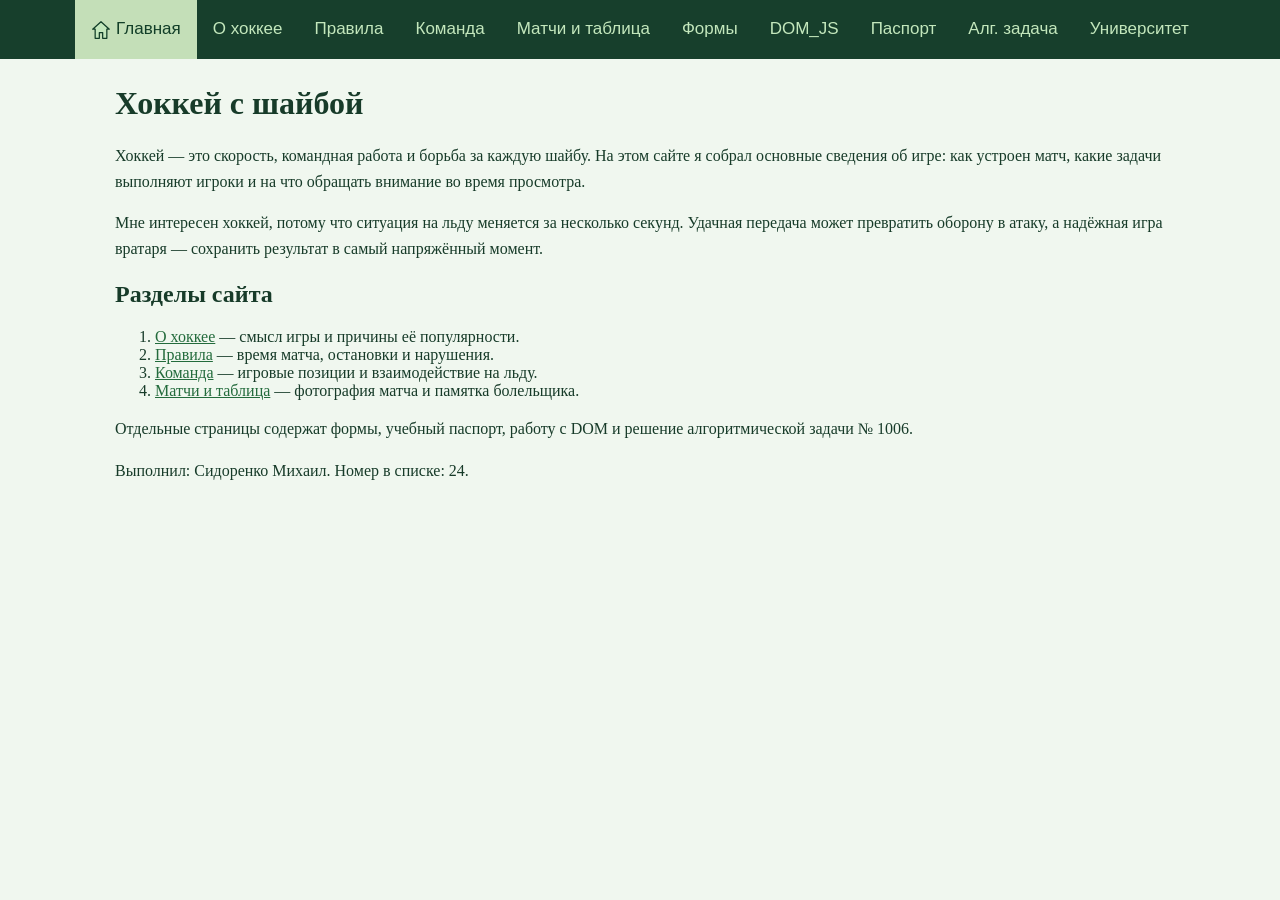
<file: index.html>
<!DOCTYPE html>
<html lang="ru">
<head>
  <meta charset="UTF-8">
  <meta name="viewport" content="width=device-width, initial-scale=1.0">
  <title>Хоккей с шайбой</title>
  <link rel="stylesheet" href="css/style.css">
</head>
<body>
<ul id="site-nav">
  <li><a href="index.html" target="_self" aria-current="page" title="Текущая страница"><img class="nav-icon" src="assets/images/home.svg" width="20" height="20" alt=""> Главная</a></li>
  <li><a href="hockey.html#section1" target="_self">О хоккее</a></li>
  <li><a href="hockey-rules.html" target="_self">Правила</a></li>
  <li><a href="hockey-team.html" target="_self">Команда</a></li>
  <li><a href="hockey-matches.html" target="_self">Матчи и таблица</a></li>
  <li><a href="forms.html" target="_self">Формы</a></li>
  <li><a href="passport-dom.html" target="_self">DOM_JS</a></li>
  <li><a href="passport-change.html" target="_self">Паспорт</a></li>
  <li><a href="task-1006.html" target="_self">Алг. задача</a></li>
  <li><a href="https://www.hse.ru" target="_blank">Университет</a></li>
</ul>
<main>
<h1>Хоккей с шайбой</h1>
<p>Хоккей — это скорость, командная работа и борьба за каждую шайбу. На этом сайте я собрал основные сведения об игре: как устроен матч, какие задачи выполняют игроки и на что обращать внимание во время просмотра.</p>
<p>Мне интересен хоккей, потому что ситуация на льду меняется за несколько секунд. Удачная передача может превратить оборону в атаку, а надёжная игра вратаря — сохранить результат в самый напряжённый момент.</p>
<h2>Разделы сайта</h2>
<ol>
<li><a href="hockey.html#section1">О хоккее</a> — смысл игры и причины её популярности.</li>
<li><a href="hockey-rules.html">Правила</a> — время матча, остановки и нарушения.</li>
<li><a href="hockey-team.html">Команда</a> — игровые позиции и взаимодействие на льду.</li>
<li><a href="hockey-matches.html">Матчи и таблица</a> — фотография матча и памятка болельщика.</li>
</ol>
<p>Отдельные страницы содержат формы, учебный паспорт, работу с DOM и решение алгоритмической задачи № 1006.</p>
<p>Выполнил: Сидоренко Михаил. Номер в списке: 24.</p>
</main>
</body>
</html>
</file>
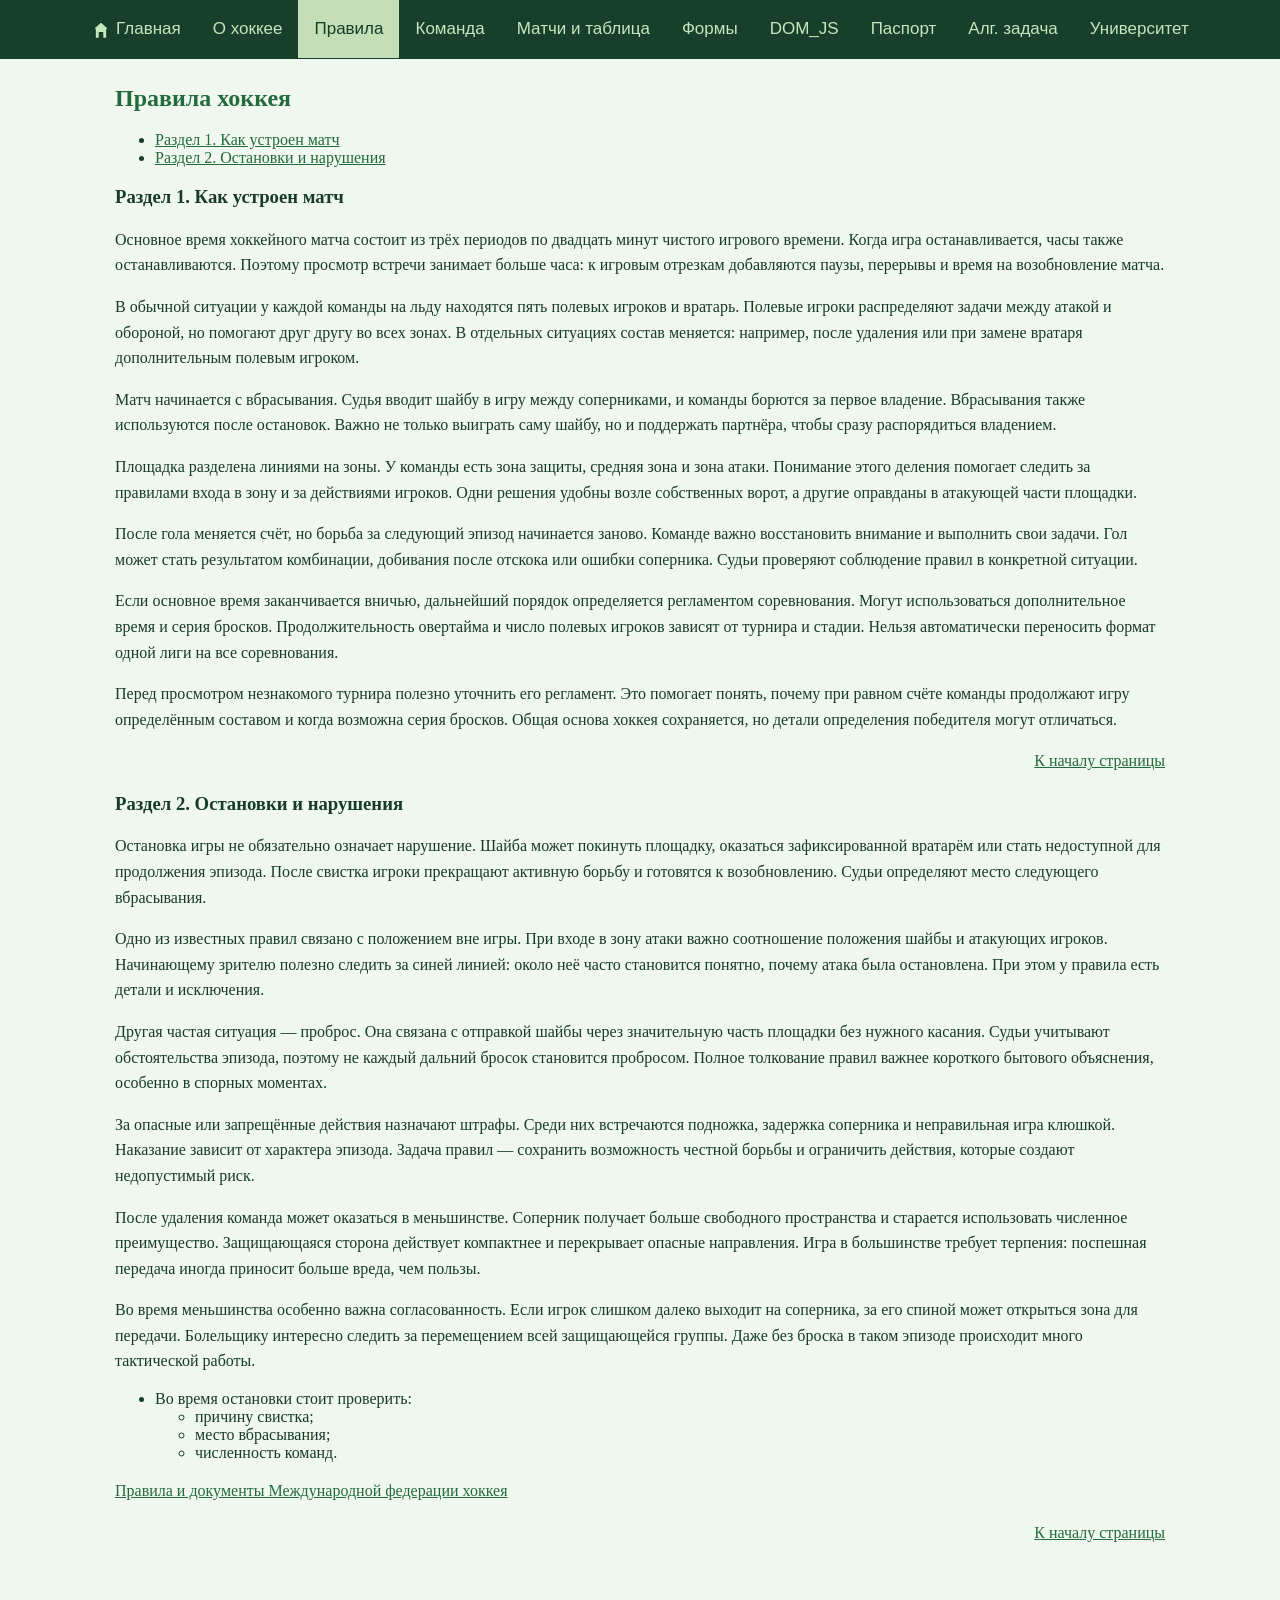
<file: css-basics.html>
<!DOCTYPE html>
<html lang="ru">
<head>
  <meta charset="UTF-8">
  <meta name="viewport" content="width=device-width, initial-scale=1.0">
  <title>Правила хоккея</title>
  <link rel="stylesheet" href="css/style.css">
</head>
<body>
<ul id="site-nav">
  <li><a href="index.html" target="_self"><img class="nav-icon" src="assets/images/home.svg" width="20" height="20" alt=""> Главная</a></li>
  <li><a href="html-basics.html#section1" target="_self">О хоккее</a></li>
  <li><a href="css-basics.html" target="_self" aria-current="page" title="Текущая страница">Правила</a></li>
  <li><a href="javascript-basics.html" target="_self">Команда</a></li>
  <li><a href="gallery.html" target="_self">Матчи и таблица</a></li>
  <li><a href="forms.html" target="_self">Формы</a></li>
  <li><a href="passport-dom.html" target="_self">DOM_JS</a></li>
  <li><a href="passport-change.html" target="_self">Паспорт</a></li>
  <li><a href="task-1006.html" target="_self">Алг. задача</a></li>
  <li><a href="https://www.hse.ru" target="_blank">Университет</a></li>
</ul>
<main>
<a id="top"><h2>Правила хоккея</h2></a>
<ul>
<li><a href="#section1">Раздел 1. Как устроен матч</a></li>
<li><a href="#section2">Раздел 2. Остановки и нарушения</a></li>
</ul>
<h3 id="section1">Раздел 1. Как устроен матч</h3>
<p>Основное время хоккейного матча состоит из трёх периодов по двадцать минут чистого игрового времени. Когда игра останавливается, часы также останавливаются. Поэтому просмотр встречи занимает больше часа: к игровым отрезкам добавляются паузы, перерывы и время на возобновление матча.</p>
<p>В обычной ситуации у каждой команды на льду находятся пять полевых игроков и вратарь. Полевые игроки распределяют задачи между атакой и обороной, но помогают друг другу во всех зонах. В отдельных ситуациях состав меняется: например, после удаления или при замене вратаря дополнительным полевым игроком.</p>
<p>Матч начинается с вбрасывания. Судья вводит шайбу в игру между соперниками, и команды борются за первое владение. Вбрасывания также используются после остановок. Важно не только выиграть саму шайбу, но и поддержать партнёра, чтобы сразу распорядиться владением.</p>
<p>Площадка разделена линиями на зоны. У команды есть зона защиты, средняя зона и зона атаки. Понимание этого деления помогает следить за правилами входа в зону и за действиями игроков. Одни решения удобны возле собственных ворот, а другие оправданы в атакующей части площадки.</p>
<p>После гола меняется счёт, но борьба за следующий эпизод начинается заново. Команде важно восстановить внимание и выполнить свои задачи. Гол может стать результатом комбинации, добивания после отскока или ошибки соперника. Судьи проверяют соблюдение правил в конкретной ситуации.</p>
<p>Если основное время заканчивается вничью, дальнейший порядок определяется регламентом соревнования. Могут использоваться дополнительное время и серия бросков. Продолжительность овертайма и число полевых игроков зависят от турнира и стадии. Нельзя автоматически переносить формат одной лиги на все соревнования.</p>
<p>Перед просмотром незнакомого турнира полезно уточнить его регламент. Это помогает понять, почему при равном счёте команды продолжают игру определённым составом и когда возможна серия бросков. Общая основа хоккея сохраняется, но детали определения победителя могут отличаться.</p>
<p align="right"><a href="#top">К началу страницы</a></p>
<h3 id="section2">Раздел 2. Остановки и нарушения</h3>
<p>Остановка игры не обязательно означает нарушение. Шайба может покинуть площадку, оказаться зафиксированной вратарём или стать недоступной для продолжения эпизода. После свистка игроки прекращают активную борьбу и готовятся к возобновлению. Судьи определяют место следующего вбрасывания.</p>
<p>Одно из известных правил связано с положением вне игры. При входе в зону атаки важно соотношение положения шайбы и атакующих игроков. Начинающему зрителю полезно следить за синей линией: около неё часто становится понятно, почему атака была остановлена. При этом у правила есть детали и исключения.</p>
<p>Другая частая ситуация — проброс. Она связана с отправкой шайбы через значительную часть площадки без нужного касания. Судьи учитывают обстоятельства эпизода, поэтому не каждый дальний бросок становится пробросом. Полное толкование правил важнее короткого бытового объяснения, особенно в спорных моментах.</p>
<p>За опасные или запрещённые действия назначают штрафы. Среди них встречаются подножка, задержка соперника и неправильная игра клюшкой. Наказание зависит от характера эпизода. Задача правил — сохранить возможность честной борьбы и ограничить действия, которые создают недопустимый риск.</p>
<p>После удаления команда может оказаться в меньшинстве. Соперник получает больше свободного пространства и старается использовать численное преимущество. Защищающаяся сторона действует компактнее и перекрывает опасные направления. Игра в большинстве требует терпения: поспешная передача иногда приносит больше вреда, чем пользы.</p>
<p>Во время меньшинства особенно важна согласованность. Если игрок слишком далеко выходит на соперника, за его спиной может открыться зона для передачи. Болельщику интересно следить за перемещением всей защищающейся группы. Даже без броска в таком эпизоде происходит много тактической работы.</p>
<ul><li>Во время остановки стоит проверить:<ul><li>причину свистка;</li><li>место вбрасывания;</li><li>численность команд.</li></ul></li></ul>
<p><a href="https://www.iihf.com/en/static/55352/rules_regulations_guidelines" target="_blank">Правила и документы Международной федерации хоккея</a></p>
<p align="right"><a href="#top">К началу страницы</a></p>
</main>
</body>
</html>
</file>
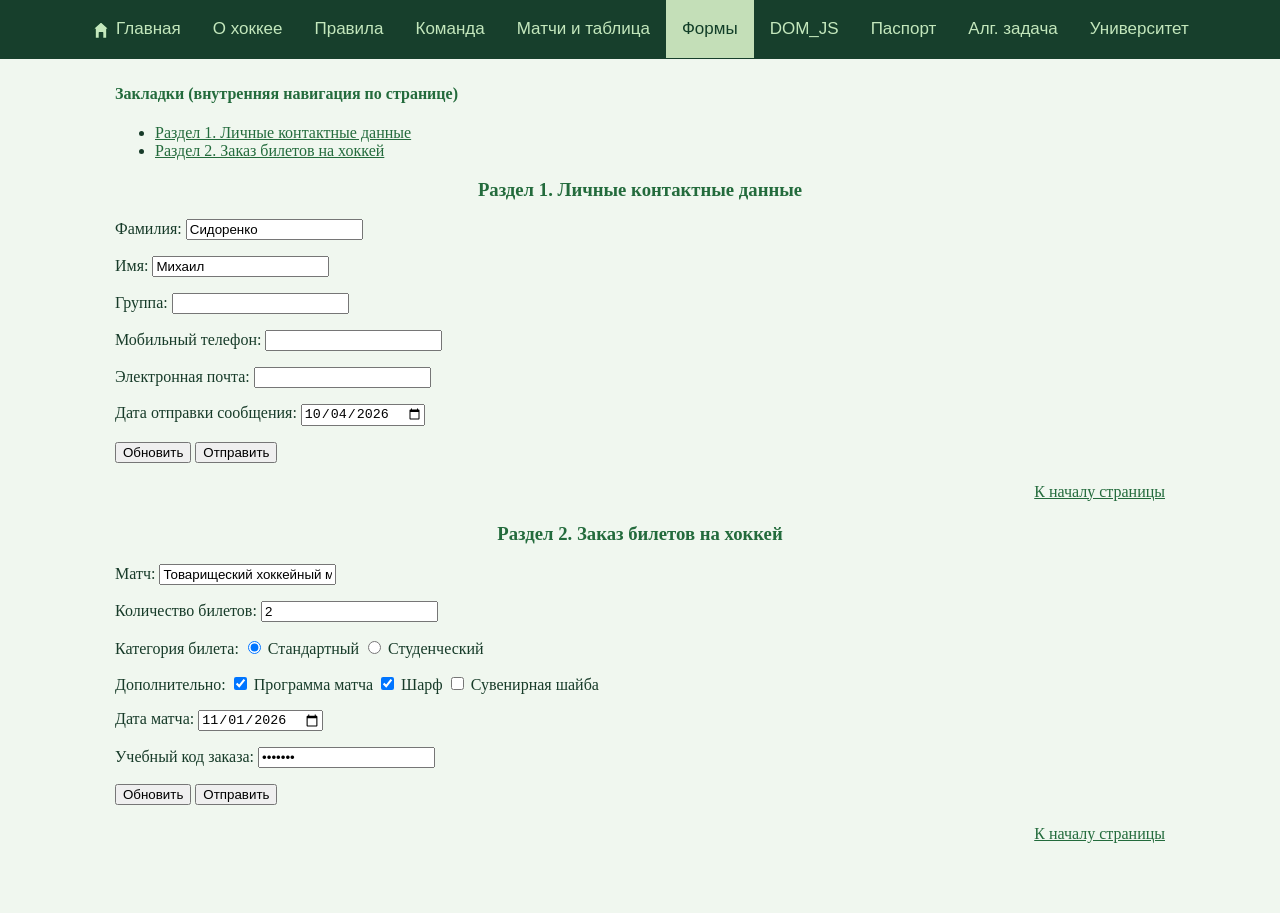
<file: forms.html>
<!DOCTYPE html>
<html lang="ru">
<head>
  <meta charset="UTF-8">
  <meta name="viewport" content="width=device-width, initial-scale=1.0">
  <title>Формы. Отправляем данные на сервер</title>
  <link rel="stylesheet" href="css/style.css">
</head>
<body>

<ul id="site-nav">
  <li><a href="index.html" target="_self"><img class="nav-icon" src="assets/images/home.svg" width="20" height="20" alt=""> Главная</a></li>
  <li><a href="hockey.html#section1" target="_self">О хоккее</a></li>
  <li><a href="hockey-rules.html" target="_self">Правила</a></li>
  <li><a href="hockey-team.html" target="_self">Команда</a></li>
  <li><a href="hockey-matches.html" target="_self">Матчи и таблица</a></li>
  <li><a href="forms.html" target="_self" aria-current="page" title="Текущая страница">Формы</a></li>
  <li><a href="passport-dom.html" target="_self">DOM_JS</a></li>
  <li><a href="passport-change.html" target="_self">Паспорт</a></li>
  <li><a href="task-1006.html" target="_self">Алг. задача</a></li>
  <li><a href="https://www.hse.ru" target="_blank">Университет</a></li>
</ul>
<main>

<a id="top"><h4>Закладки (внутренняя навигация по странице)</h4></a>
<ul>
  <li><a href="#contacts" target="_self">Раздел 1. Личные контактные данные</a></li>
  <li><a href="#order" target="_self">Раздел 2. Заказ билетов на хоккей</a></li>
</ul>

<h3 align="center"><a id="contacts">Раздел 1. Личные контактные данные</a></h3>

<form action="https://www.bing.com/search" method="get" target="_blank" novalidate>
  <input type="hidden" name="q" value="Контактная форма КР1 Сидоренко Михаил">
  <p>Фамилия: <input type="text" name="last_name" value="Сидоренко"></p>
  <p>Имя: <input type="text" name="first_name" value="Михаил"></p>
  <p>Группа: <input type="text" name="group"></p>
  <p>Мобильный телефон: <input type="tel" name="mobile_phone"></p>
  <p><label for="contact-email">Электронная почта:</label> <input type="email" id="contact-email" name="email"></p>
  <p>Дата отправки сообщения: <input type="date" name="message_date" value="2026-10-04"></p>
  <p>
    <input type="reset" value="Обновить">
    <input type="submit" value="Отправить">
  </p>
</form>

<p align="right"><a href="#top" target="_self">К началу страницы</a></p>

<h3 align="center"><a id="order">Раздел 2. Заказ билетов на хоккей</a></h3>

<form action="https://www.bing.com/search" method="get" target="_blank" novalidate>
  <input type="hidden" name="q" value="Заказ билетов на хоккей">
  <input type="hidden" name="form_kind" value="hockey_ticket_order">

  <p>Матч: <input type="text" name="match_name" value="Товарищеский хоккейный матч"></p>
  <p>Количество билетов: <input type="number" name="ticket_count" value="2" min="1"></p>

  <p>Категория билета:
    <input type="radio" name="ticket_type" value="standard" checked> Стандартный
    <input type="radio" name="ticket_type" value="student"> Студенческий
  </p>

  <p>Дополнительно:
    <input type="checkbox" name="extras" value="programme" checked> Программа матча
    <input type="checkbox" name="extras" value="scarf" checked> Шарф
    <input type="checkbox" name="extras" value="puck"> Сувенирная шайба
  </p>

  <p>Дата матча: <input type="date" name="match_date" value="2026-11-01"></p>
  <p>Учебный код заказа: <input type="password" name="order_code" value="demo123"></p>
  <p>
    <input type="reset" value="Обновить">
    <input type="submit" value="Отправить">
  </p>
</form>

<p align="right"><a href="#top" target="_self">К началу страницы</a></p>

</main>
</body>
</html>
</file>
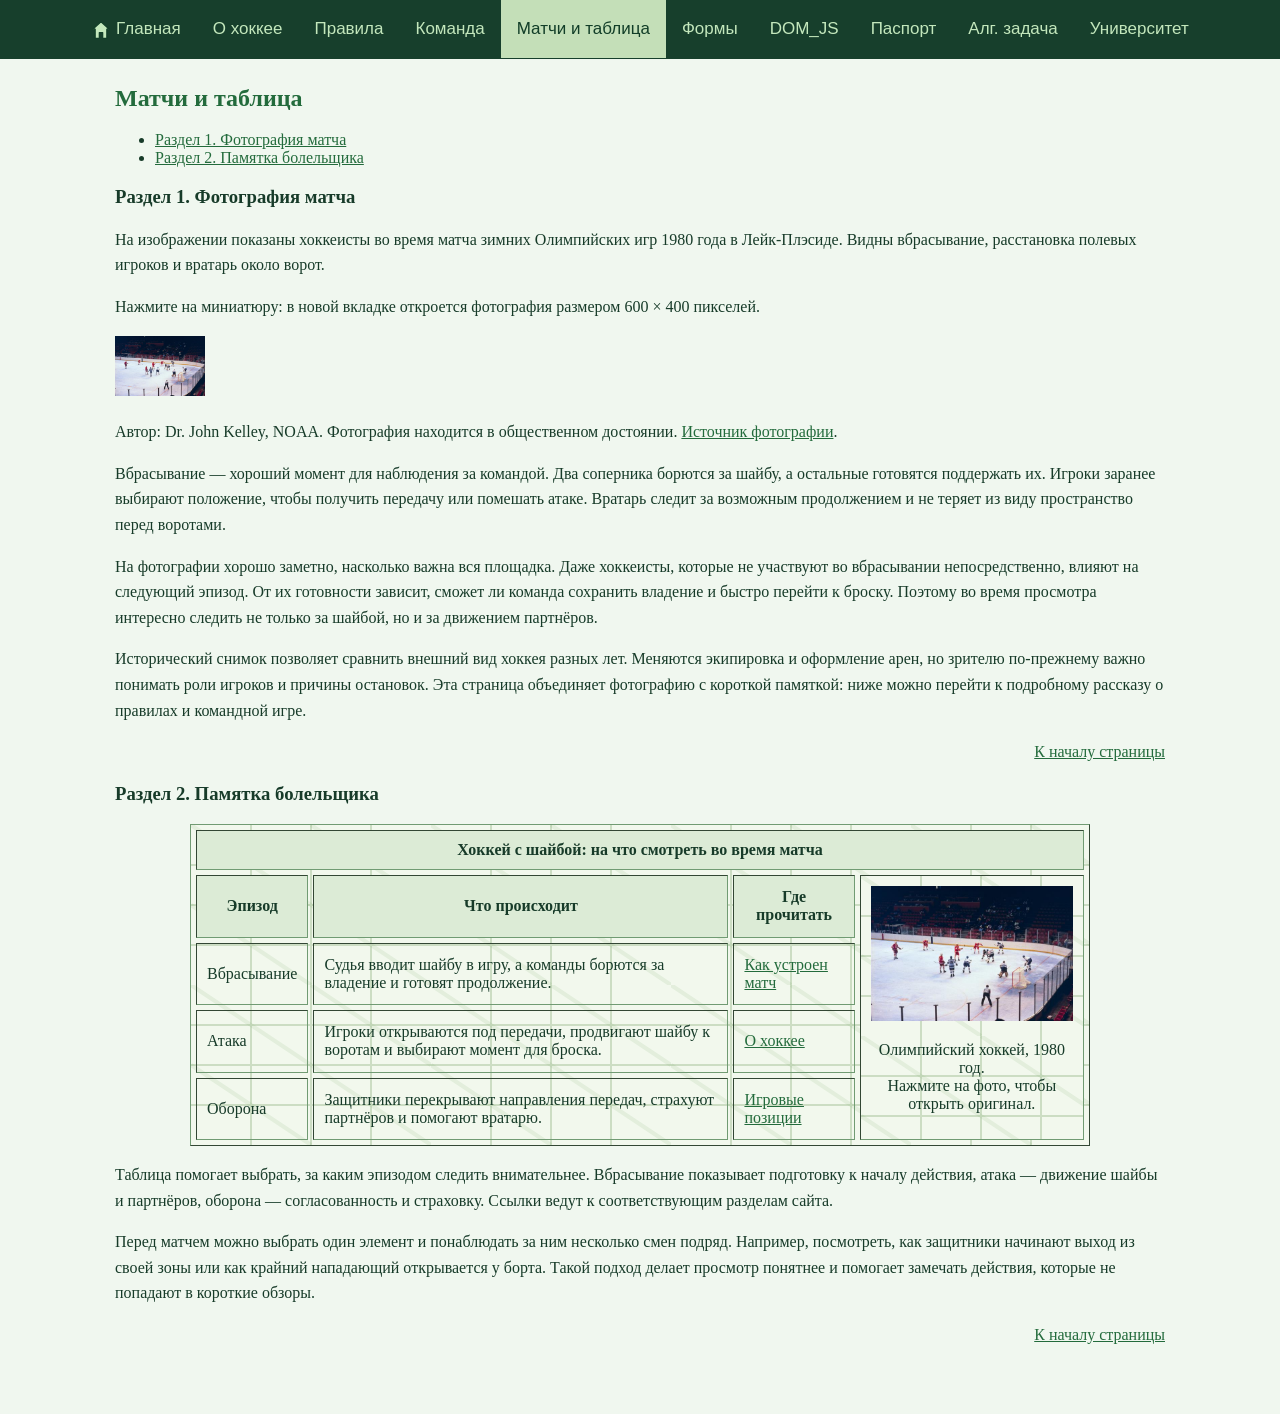
<file: gallery.html>
<!DOCTYPE html>
<html lang="ru">
<head>
  <meta charset="UTF-8">
  <meta name="viewport" content="width=device-width, initial-scale=1.0">
  <title>Хоккей: матчи и таблица</title>
  <link rel="stylesheet" href="css/style.css">
</head>
<body>
<ul id="site-nav">
  <li><a href="index.html" target="_self"><img class="nav-icon" src="assets/images/home.svg" width="20" height="20" alt=""> Главная</a></li>
  <li><a href="html-basics.html#section1" target="_self">О хоккее</a></li>
  <li><a href="css-basics.html" target="_self">Правила</a></li>
  <li><a href="javascript-basics.html" target="_self">Команда</a></li>
  <li><a href="gallery.html" target="_self" aria-current="page" title="Текущая страница">Матчи и таблица</a></li>
  <li><a href="forms.html" target="_self">Формы</a></li>
  <li><a href="passport-dom.html" target="_self">DOM_JS</a></li>
  <li><a href="passport-change.html" target="_self">Паспорт</a></li>
  <li><a href="task-1006.html" target="_self">Алг. задача</a></li>
  <li><a href="https://www.hse.ru" target="_blank">Университет</a></li>
</ul>
<main>
<a id="top"><h2>Матчи и таблица</h2></a>
<ul>
<li><a href="#section1">Раздел 1. Фотография матча</a></li>
<li><a href="#section2">Раздел 2. Памятка болельщика</a></li>
</ul>
<h3 id="section1">Раздел 1. Фотография матча</h3>
<p>На изображении показаны хоккеисты во время матча зимних Олимпийских игр 1980 года в Лейк-Плэсиде. Видны вбрасывание, расстановка полевых игроков и вратарь около ворот.</p>
<p>Нажмите на миниатюру: в новой вкладке откроется фотография размером 600 × 400 пикселей.</p>
<p><a href="assets/images/hockey-match-600x400.jpg" target="_blank"><img src="assets/images/hockey-match-600x400.jpg" width="90" height="60" alt="Миниатюра фотографии хоккейного матча"></a></p>
<p>Автор: Dr. John Kelley, NOAA. Фотография находится в общественном достоянии. <a href="https://commons.wikimedia.org/wiki/File:Ice_Hockey_Match,_Lake_Placid_1980.jpg" target="_blank">Источник фотографии</a>.</p>
<p>Вбрасывание — хороший момент для наблюдения за командой. Два соперника борются за шайбу, а остальные готовятся поддержать их. Игроки заранее выбирают положение, чтобы получить передачу или помешать атаке. Вратарь следит за возможным продолжением и не теряет из виду пространство перед воротами.</p>
<p>На фотографии хорошо заметно, насколько важна вся площадка. Даже хоккеисты, которые не участвуют во вбрасывании непосредственно, влияют на следующий эпизод. От их готовности зависит, сможет ли команда сохранить владение и быстро перейти к броску. Поэтому во время просмотра интересно следить не только за шайбой, но и за движением партнёров.</p>
<p>Исторический снимок позволяет сравнить внешний вид хоккея разных лет. Меняются экипировка и оформление арен, но зрителю по-прежнему важно понимать роли игроков и причины остановок. Эта страница объединяет фотографию с короткой памяткой: ниже можно перейти к подробному рассказу о правилах и командной игре.</p>
<p align="right"><a href="#top">К началу страницы</a></p>
<h3 id="section2">Раздел 2. Памятка болельщика</h3>
<div class="table-scroll">
<table align="center" cellspacing="5" cellpadding="10" border="1" width="900" background="assets/images/table-pattern.svg">
<tr><th colspan="4">Хоккей с шайбой: на что смотреть во время матча</th></tr>
<tr>
<th>Эпизод</th><th>Что происходит</th><th>Где прочитать</th>
<td rowspan="4" align="center" background="assets/images/table-pattern.svg">
<a href="assets/images/hockey-match.jpg" target="_blank"><img src="assets/images/hockey-match-600x400.jpg" width="260" alt="Хоккейный матч в Лейк-Плэсиде, 1980 год"></a>
<p>Олимпийский хоккей, 1980 год.<br>Нажмите на фото, чтобы открыть оригинал.</p>
</td></tr>
<tr><td>Вбрасывание</td><td>Судья вводит шайбу в игру, а команды борются за владение и готовят продолжение.</td><td><a href="css-basics.html#section1">Как устроен матч</a></td></tr>
<tr><td>Атака</td><td>Игроки открываются под передачи, продвигают шайбу к воротам и выбирают момент для броска.</td><td><a href="html-basics.html#section1">О хоккее</a></td></tr>
<tr><td>Оборона</td><td>Защитники перекрывают направления передач, страхуют партнёров и помогают вратарю.</td><td><a href="javascript-basics.html#section1">Игровые позиции</a></td></tr>
</table>
</div>
<p>Таблица помогает выбрать, за каким эпизодом следить внимательнее. Вбрасывание показывает подготовку к началу действия, атака — движение шайбы и партнёров, оборона — согласованность и страховку. Ссылки ведут к соответствующим разделам сайта.</p>
<p>Перед матчем можно выбрать один элемент и понаблюдать за ним несколько смен подряд. Например, посмотреть, как защитники начинают выход из своей зоны или как крайний нападающий открывается у борта. Такой подход делает просмотр понятнее и помогает замечать действия, которые не попадают в короткие обзоры.</p>
<p align="right"><a href="#top">К началу страницы</a></p>
</main>
</body>
</html>
</file>
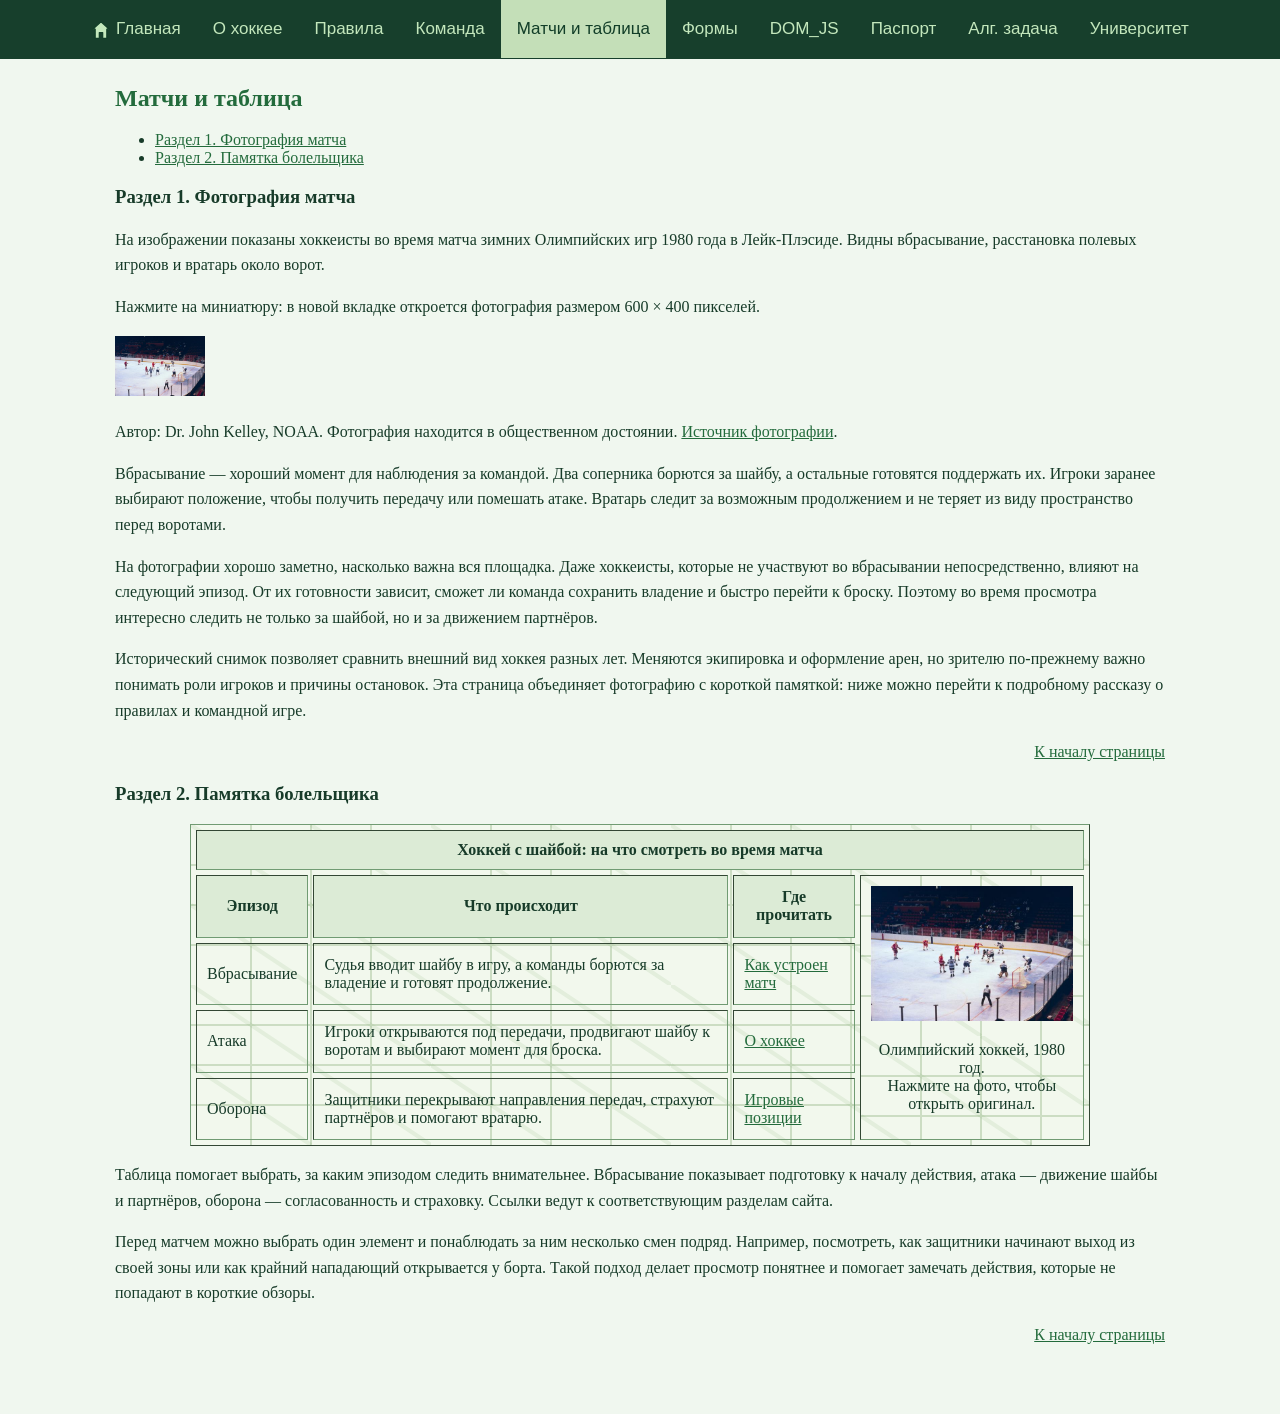
<file: hockey-matches.html>
<!DOCTYPE html>
<html lang="ru">
<head>
  <meta charset="UTF-8">
  <meta name="viewport" content="width=device-width, initial-scale=1.0">
  <title>Хоккей: матчи и таблица</title>
  <link rel="stylesheet" href="css/style.css">
</head>
<body>
<ul id="site-nav">
  <li><a href="index.html" target="_self"><img class="nav-icon" src="assets/images/home.svg" width="20" height="20" alt=""> Главная</a></li>
  <li><a href="hockey.html#section1" target="_self">О хоккее</a></li>
  <li><a href="hockey-rules.html" target="_self">Правила</a></li>
  <li><a href="hockey-team.html" target="_self">Команда</a></li>
  <li><a href="hockey-matches.html" target="_self" aria-current="page" title="Текущая страница">Матчи и таблица</a></li>
  <li><a href="forms.html" target="_self">Формы</a></li>
  <li><a href="passport-dom.html" target="_self">DOM_JS</a></li>
  <li><a href="passport-change.html" target="_self">Паспорт</a></li>
  <li><a href="task-1006.html" target="_self">Алг. задача</a></li>
  <li><a href="https://www.hse.ru" target="_blank">Университет</a></li>
</ul>
<main>
<a id="top"><h2>Матчи и таблица</h2></a>
<ul>
<li><a href="#section1">Раздел 1. Фотография матча</a></li>
<li><a href="#section2">Раздел 2. Памятка болельщика</a></li>
</ul>
<h3 id="section1">Раздел 1. Фотография матча</h3>
<p>На изображении показаны хоккеисты во время матча зимних Олимпийских игр 1980 года в Лейк-Плэсиде. Видны вбрасывание, расстановка полевых игроков и вратарь около ворот.</p>
<p>Нажмите на миниатюру: в новой вкладке откроется фотография размером 600 × 400 пикселей.</p>
<p><a href="assets/images/hockey-match-600x400.jpg" target="_blank"><img src="assets/images/hockey-match-600x400.jpg" width="90" height="60" alt="Миниатюра фотографии хоккейного матча"></a></p>
<p>Автор: Dr. John Kelley, NOAA. Фотография находится в общественном достоянии. <a href="https://commons.wikimedia.org/wiki/File:Ice_Hockey_Match,_Lake_Placid_1980.jpg" target="_blank">Источник фотографии</a>.</p>
<p>Вбрасывание — хороший момент для наблюдения за командой. Два соперника борются за шайбу, а остальные готовятся поддержать их. Игроки заранее выбирают положение, чтобы получить передачу или помешать атаке. Вратарь следит за возможным продолжением и не теряет из виду пространство перед воротами.</p>
<p>На фотографии хорошо заметно, насколько важна вся площадка. Даже хоккеисты, которые не участвуют во вбрасывании непосредственно, влияют на следующий эпизод. От их готовности зависит, сможет ли команда сохранить владение и быстро перейти к броску. Поэтому во время просмотра интересно следить не только за шайбой, но и за движением партнёров.</p>
<p>Исторический снимок позволяет сравнить внешний вид хоккея разных лет. Меняются экипировка и оформление арен, но зрителю по-прежнему важно понимать роли игроков и причины остановок. Эта страница объединяет фотографию с короткой памяткой: ниже можно перейти к подробному рассказу о правилах и командной игре.</p>
<p align="right"><a href="#top">К началу страницы</a></p>
<h3 id="section2">Раздел 2. Памятка болельщика</h3>
<div class="table-scroll">
<table align="center" cellspacing="5" cellpadding="10" border="1" width="900" background="assets/images/table-pattern.svg">
<tr><th colspan="4">Хоккей с шайбой: на что смотреть во время матча</th></tr>
<tr>
<th>Эпизод</th><th>Что происходит</th><th>Где прочитать</th>
<td rowspan="4" align="center" background="assets/images/table-pattern.svg">
<a href="assets/images/hockey-match.jpg" target="_blank"><img src="assets/images/hockey-match-600x400.jpg" width="260" alt="Хоккейный матч в Лейк-Плэсиде, 1980 год"></a>
<p>Олимпийский хоккей, 1980 год.<br>Нажмите на фото, чтобы открыть оригинал.</p>
</td></tr>
<tr><td>Вбрасывание</td><td>Судья вводит шайбу в игру, а команды борются за владение и готовят продолжение.</td><td><a href="hockey-rules.html#section1">Как устроен матч</a></td></tr>
<tr><td>Атака</td><td>Игроки открываются под передачи, продвигают шайбу к воротам и выбирают момент для броска.</td><td><a href="hockey.html#section1">О хоккее</a></td></tr>
<tr><td>Оборона</td><td>Защитники перекрывают направления передач, страхуют партнёров и помогают вратарю.</td><td><a href="hockey-team.html#section1">Игровые позиции</a></td></tr>
</table>
</div>
<p>Таблица помогает выбрать, за каким эпизодом следить внимательнее. Вбрасывание показывает подготовку к началу действия, атака — движение шайбы и партнёров, оборона — согласованность и страховку. Ссылки ведут к соответствующим разделам сайта.</p>
<p>Перед матчем можно выбрать один элемент и понаблюдать за ним несколько смен подряд. Например, посмотреть, как защитники начинают выход из своей зоны или как крайний нападающий открывается у борта. Такой подход делает просмотр понятнее и помогает замечать действия, которые не попадают в короткие обзоры.</p>
<p align="right"><a href="#top">К началу страницы</a></p>
</main>
</body>
</html>
</file>
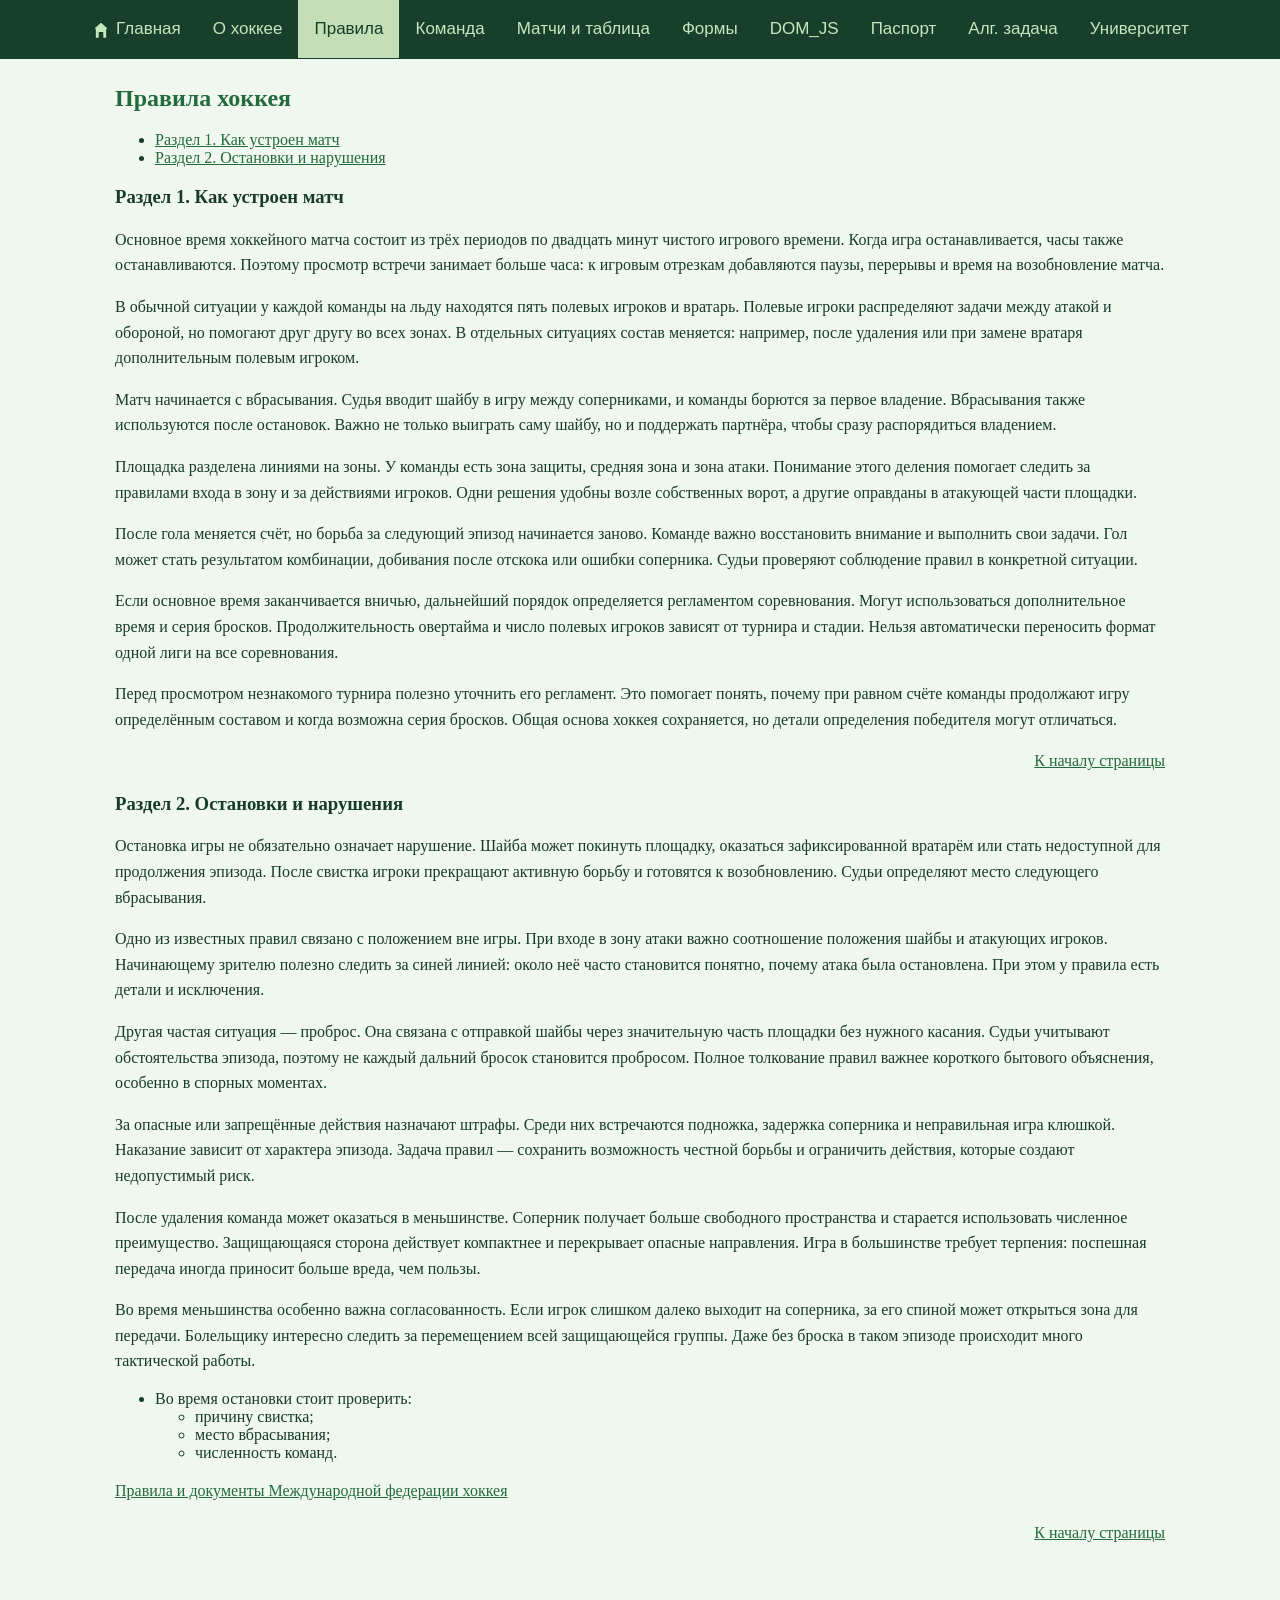
<file: hockey-rules.html>
<!DOCTYPE html>
<html lang="ru">
<head>
  <meta charset="UTF-8">
  <meta name="viewport" content="width=device-width, initial-scale=1.0">
  <title>Правила хоккея</title>
  <link rel="stylesheet" href="css/style.css">
</head>
<body>
<ul id="site-nav">
  <li><a href="index.html" target="_self"><img class="nav-icon" src="assets/images/home.svg" width="20" height="20" alt=""> Главная</a></li>
  <li><a href="hockey.html#section1" target="_self">О хоккее</a></li>
  <li><a href="hockey-rules.html" target="_self" aria-current="page" title="Текущая страница">Правила</a></li>
  <li><a href="hockey-team.html" target="_self">Команда</a></li>
  <li><a href="hockey-matches.html" target="_self">Матчи и таблица</a></li>
  <li><a href="forms.html" target="_self">Формы</a></li>
  <li><a href="passport-dom.html" target="_self">DOM_JS</a></li>
  <li><a href="passport-change.html" target="_self">Паспорт</a></li>
  <li><a href="task-1006.html" target="_self">Алг. задача</a></li>
  <li><a href="https://www.hse.ru" target="_blank">Университет</a></li>
</ul>
<main>
<a id="top"><h2>Правила хоккея</h2></a>
<ul>
<li><a href="#section1">Раздел 1. Как устроен матч</a></li>
<li><a href="#section2">Раздел 2. Остановки и нарушения</a></li>
</ul>
<h3 id="section1">Раздел 1. Как устроен матч</h3>
<p>Основное время хоккейного матча состоит из трёх периодов по двадцать минут чистого игрового времени. Когда игра останавливается, часы также останавливаются. Поэтому просмотр встречи занимает больше часа: к игровым отрезкам добавляются паузы, перерывы и время на возобновление матча.</p>
<p>В обычной ситуации у каждой команды на льду находятся пять полевых игроков и вратарь. Полевые игроки распределяют задачи между атакой и обороной, но помогают друг другу во всех зонах. В отдельных ситуациях состав меняется: например, после удаления или при замене вратаря дополнительным полевым игроком.</p>
<p>Матч начинается с вбрасывания. Судья вводит шайбу в игру между соперниками, и команды борются за первое владение. Вбрасывания также используются после остановок. Важно не только выиграть саму шайбу, но и поддержать партнёра, чтобы сразу распорядиться владением.</p>
<p>Площадка разделена линиями на зоны. У команды есть зона защиты, средняя зона и зона атаки. Понимание этого деления помогает следить за правилами входа в зону и за действиями игроков. Одни решения удобны возле собственных ворот, а другие оправданы в атакующей части площадки.</p>
<p>После гола меняется счёт, но борьба за следующий эпизод начинается заново. Команде важно восстановить внимание и выполнить свои задачи. Гол может стать результатом комбинации, добивания после отскока или ошибки соперника. Судьи проверяют соблюдение правил в конкретной ситуации.</p>
<p>Если основное время заканчивается вничью, дальнейший порядок определяется регламентом соревнования. Могут использоваться дополнительное время и серия бросков. Продолжительность овертайма и число полевых игроков зависят от турнира и стадии. Нельзя автоматически переносить формат одной лиги на все соревнования.</p>
<p>Перед просмотром незнакомого турнира полезно уточнить его регламент. Это помогает понять, почему при равном счёте команды продолжают игру определённым составом и когда возможна серия бросков. Общая основа хоккея сохраняется, но детали определения победителя могут отличаться.</p>
<p align="right"><a href="#top">К началу страницы</a></p>
<h3 id="section2">Раздел 2. Остановки и нарушения</h3>
<p>Остановка игры не обязательно означает нарушение. Шайба может покинуть площадку, оказаться зафиксированной вратарём или стать недоступной для продолжения эпизода. После свистка игроки прекращают активную борьбу и готовятся к возобновлению. Судьи определяют место следующего вбрасывания.</p>
<p>Одно из известных правил связано с положением вне игры. При входе в зону атаки важно соотношение положения шайбы и атакующих игроков. Начинающему зрителю полезно следить за синей линией: около неё часто становится понятно, почему атака была остановлена. При этом у правила есть детали и исключения.</p>
<p>Другая частая ситуация — проброс. Она связана с отправкой шайбы через значительную часть площадки без нужного касания. Судьи учитывают обстоятельства эпизода, поэтому не каждый дальний бросок становится пробросом. Полное толкование правил важнее короткого бытового объяснения, особенно в спорных моментах.</p>
<p>За опасные или запрещённые действия назначают штрафы. Среди них встречаются подножка, задержка соперника и неправильная игра клюшкой. Наказание зависит от характера эпизода. Задача правил — сохранить возможность честной борьбы и ограничить действия, которые создают недопустимый риск.</p>
<p>После удаления команда может оказаться в меньшинстве. Соперник получает больше свободного пространства и старается использовать численное преимущество. Защищающаяся сторона действует компактнее и перекрывает опасные направления. Игра в большинстве требует терпения: поспешная передача иногда приносит больше вреда, чем пользы.</p>
<p>Во время меньшинства особенно важна согласованность. Если игрок слишком далеко выходит на соперника, за его спиной может открыться зона для передачи. Болельщику интересно следить за перемещением всей защищающейся группы. Даже без броска в таком эпизоде происходит много тактической работы.</p>
<ul><li>Во время остановки стоит проверить:<ul><li>причину свистка;</li><li>место вбрасывания;</li><li>численность команд.</li></ul></li></ul>
<p><a href="https://www.iihf.com/en/static/55352/rules_regulations_guidelines" target="_blank">Правила и документы Международной федерации хоккея</a></p>
<p align="right"><a href="#top">К началу страницы</a></p>
</main>
</body>
</html>
</file>
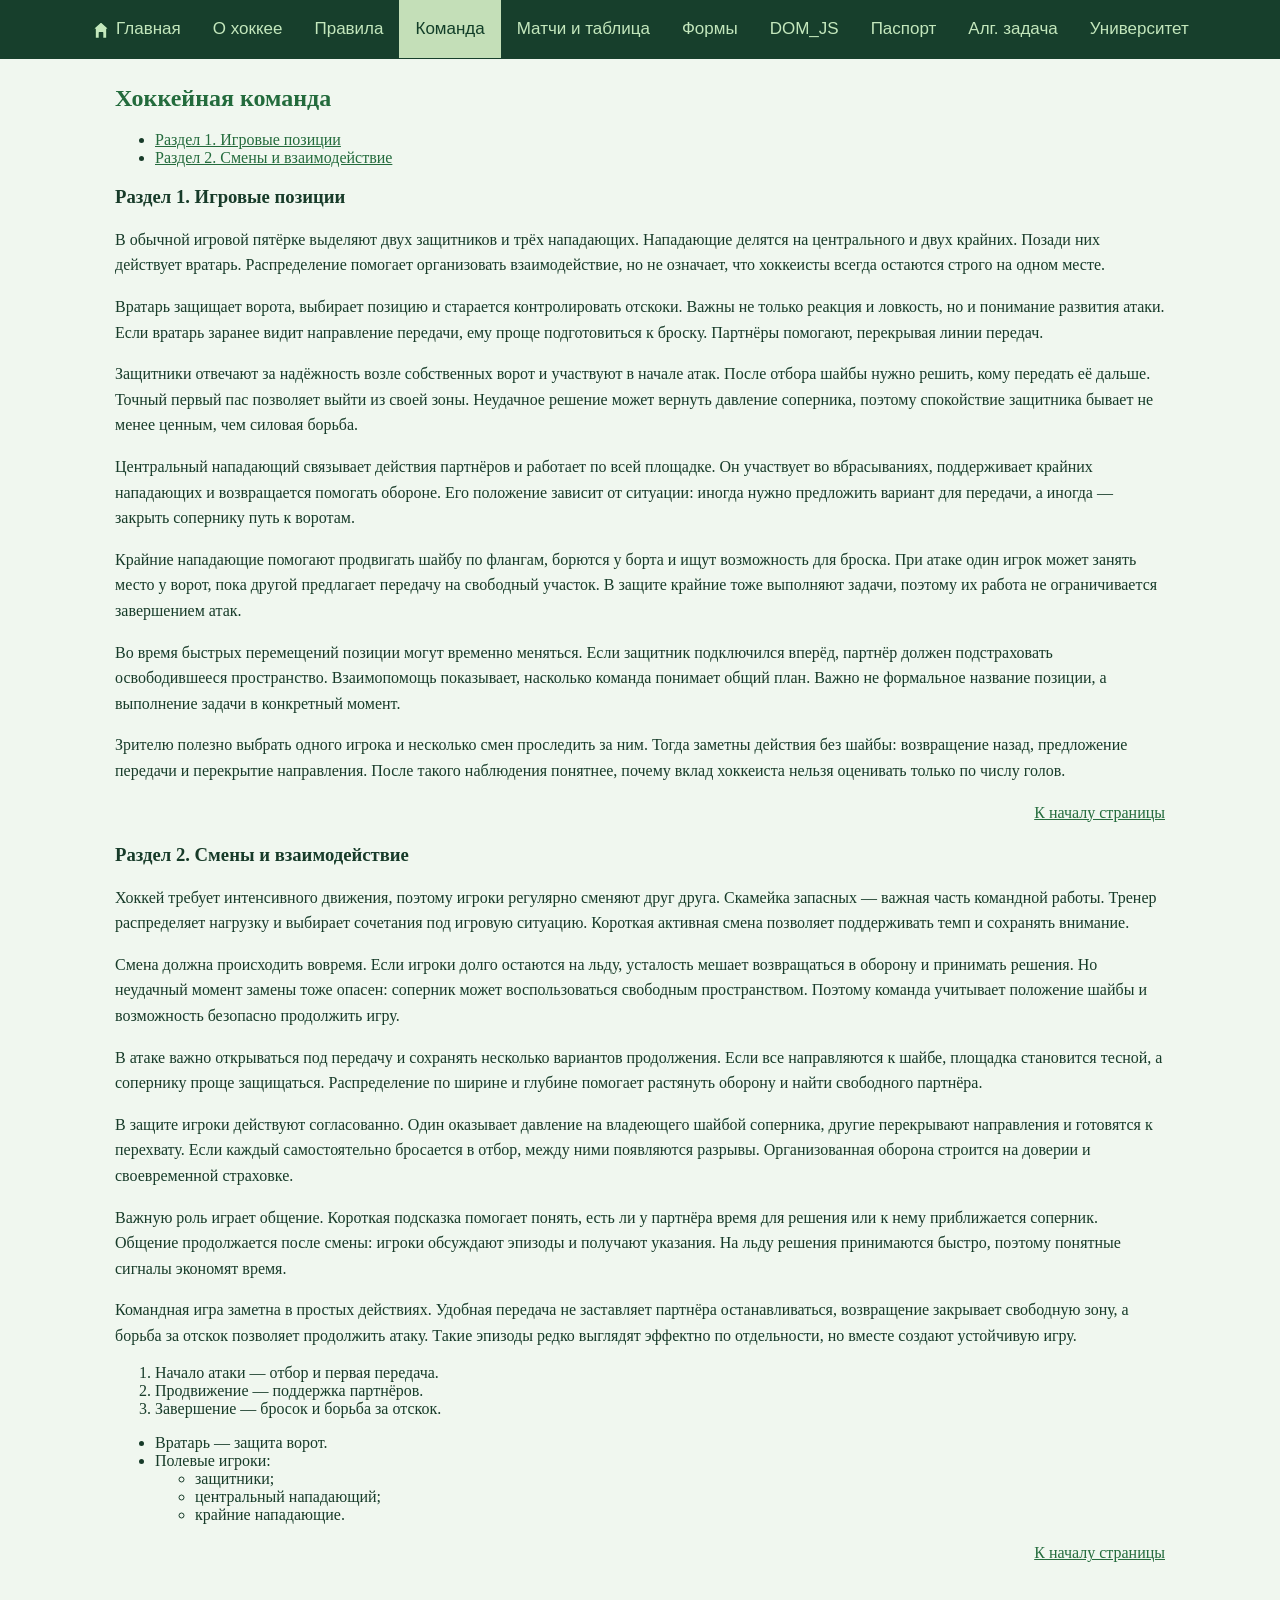
<file: hockey-team.html>
<!DOCTYPE html>
<html lang="ru">
<head>
  <meta charset="UTF-8">
  <meta name="viewport" content="width=device-width, initial-scale=1.0">
  <title>Хоккейная команда</title>
  <link rel="stylesheet" href="css/style.css">
</head>
<body>
<ul id="site-nav">
  <li><a href="index.html" target="_self"><img class="nav-icon" src="assets/images/home.svg" width="20" height="20" alt=""> Главная</a></li>
  <li><a href="hockey.html#section1" target="_self">О хоккее</a></li>
  <li><a href="hockey-rules.html" target="_self">Правила</a></li>
  <li><a href="hockey-team.html" target="_self" aria-current="page" title="Текущая страница">Команда</a></li>
  <li><a href="hockey-matches.html" target="_self">Матчи и таблица</a></li>
  <li><a href="forms.html" target="_self">Формы</a></li>
  <li><a href="passport-dom.html" target="_self">DOM_JS</a></li>
  <li><a href="passport-change.html" target="_self">Паспорт</a></li>
  <li><a href="task-1006.html" target="_self">Алг. задача</a></li>
  <li><a href="https://www.hse.ru" target="_blank">Университет</a></li>
</ul>
<main>
<a id="top"><h2>Хоккейная команда</h2></a>
<ul>
<li><a href="#section1">Раздел 1. Игровые позиции</a></li>
<li><a href="#section2">Раздел 2. Смены и взаимодействие</a></li>
</ul>
<h3 id="section1">Раздел 1. Игровые позиции</h3>
<p>В обычной игровой пятёрке выделяют двух защитников и трёх нападающих. Нападающие делятся на центрального и двух крайних. Позади них действует вратарь. Распределение помогает организовать взаимодействие, но не означает, что хоккеисты всегда остаются строго на одном месте.</p>
<p>Вратарь защищает ворота, выбирает позицию и старается контролировать отскоки. Важны не только реакция и ловкость, но и понимание развития атаки. Если вратарь заранее видит направление передачи, ему проще подготовиться к броску. Партнёры помогают, перекрывая линии передач.</p>
<p>Защитники отвечают за надёжность возле собственных ворот и участвуют в начале атак. После отбора шайбы нужно решить, кому передать её дальше. Точный первый пас позволяет выйти из своей зоны. Неудачное решение может вернуть давление соперника, поэтому спокойствие защитника бывает не менее ценным, чем силовая борьба.</p>
<p>Центральный нападающий связывает действия партнёров и работает по всей площадке. Он участвует во вбрасываниях, поддерживает крайних нападающих и возвращается помогать обороне. Его положение зависит от ситуации: иногда нужно предложить вариант для передачи, а иногда — закрыть сопернику путь к воротам.</p>
<p>Крайние нападающие помогают продвигать шайбу по флангам, борются у борта и ищут возможность для броска. При атаке один игрок может занять место у ворот, пока другой предлагает передачу на свободный участок. В защите крайние тоже выполняют задачи, поэтому их работа не ограничивается завершением атак.</p>
<p>Во время быстрых перемещений позиции могут временно меняться. Если защитник подключился вперёд, партнёр должен подстраховать освободившееся пространство. Взаимопомощь показывает, насколько команда понимает общий план. Важно не формальное название позиции, а выполнение задачи в конкретный момент.</p>
<p>Зрителю полезно выбрать одного игрока и несколько смен проследить за ним. Тогда заметны действия без шайбы: возвращение назад, предложение передачи и перекрытие направления. После такого наблюдения понятнее, почему вклад хоккеиста нельзя оценивать только по числу голов.</p>
<p align="right"><a href="#top">К началу страницы</a></p>
<h3 id="section2">Раздел 2. Смены и взаимодействие</h3>
<p>Хоккей требует интенсивного движения, поэтому игроки регулярно сменяют друг друга. Скамейка запасных — важная часть командной работы. Тренер распределяет нагрузку и выбирает сочетания под игровую ситуацию. Короткая активная смена позволяет поддерживать темп и сохранять внимание.</p>
<p>Смена должна происходить вовремя. Если игроки долго остаются на льду, усталость мешает возвращаться в оборону и принимать решения. Но неудачный момент замены тоже опасен: соперник может воспользоваться свободным пространством. Поэтому команда учитывает положение шайбы и возможность безопасно продолжить игру.</p>
<p>В атаке важно открываться под передачу и сохранять несколько вариантов продолжения. Если все направляются к шайбе, площадка становится тесной, а сопернику проще защищаться. Распределение по ширине и глубине помогает растянуть оборону и найти свободного партнёра.</p>
<p>В защите игроки действуют согласованно. Один оказывает давление на владеющего шайбой соперника, другие перекрывают направления и готовятся к перехвату. Если каждый самостоятельно бросается в отбор, между ними появляются разрывы. Организованная оборона строится на доверии и своевременной страховке.</p>
<p>Важную роль играет общение. Короткая подсказка помогает понять, есть ли у партнёра время для решения или к нему приближается соперник. Общение продолжается после смены: игроки обсуждают эпизоды и получают указания. На льду решения принимаются быстро, поэтому понятные сигналы экономят время.</p>
<p>Командная игра заметна в простых действиях. Удобная передача не заставляет партнёра останавливаться, возвращение закрывает свободную зону, а борьба за отскок позволяет продолжить атаку. Такие эпизоды редко выглядят эффектно по отдельности, но вместе создают устойчивую игру.</p>
<ol><li>Начало атаки — отбор и первая передача.</li><li>Продвижение — поддержка партнёров.</li><li>Завершение — бросок и борьба за отскок.</li></ol>
<ul><li>Вратарь — защита ворот.</li><li>Полевые игроки:<ul><li>защитники;</li><li>центральный нападающий;</li><li>крайние нападающие.</li></ul></li></ul>
<p align="right"><a href="#top">К началу страницы</a></p>
</main>
</body>
</html>
</file>
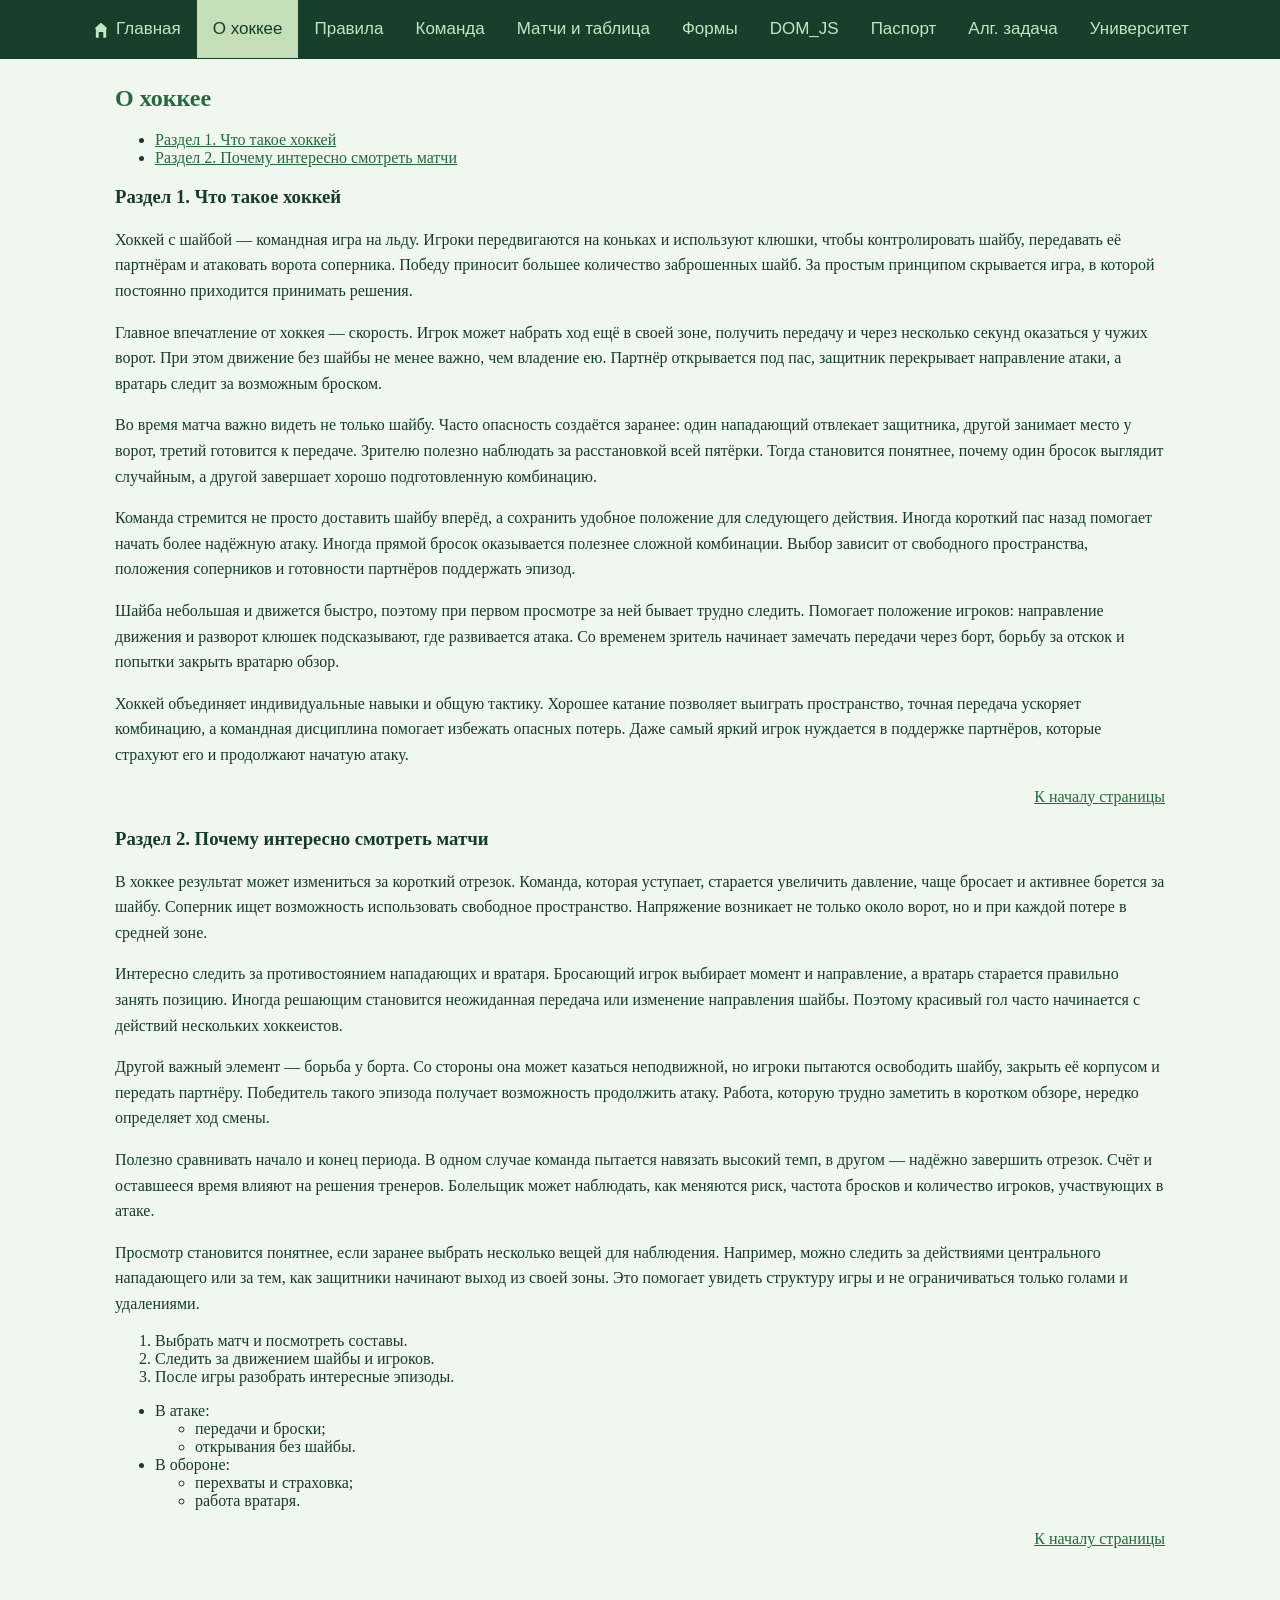
<file: hockey.html>
<!DOCTYPE html>
<html lang="ru">
<head>
  <meta charset="UTF-8">
  <meta name="viewport" content="width=device-width, initial-scale=1.0">
  <title>О хоккее</title>
  <link rel="stylesheet" href="css/style.css">
</head>
<body>
<ul id="site-nav">
  <li><a href="index.html" target="_self"><img class="nav-icon" src="assets/images/home.svg" width="20" height="20" alt=""> Главная</a></li>
  <li><a href="hockey.html#section1" target="_self" aria-current="page" title="Текущая страница">О хоккее</a></li>
  <li><a href="hockey-rules.html" target="_self">Правила</a></li>
  <li><a href="hockey-team.html" target="_self">Команда</a></li>
  <li><a href="hockey-matches.html" target="_self">Матчи и таблица</a></li>
  <li><a href="forms.html" target="_self">Формы</a></li>
  <li><a href="passport-dom.html" target="_self">DOM_JS</a></li>
  <li><a href="passport-change.html" target="_self">Паспорт</a></li>
  <li><a href="task-1006.html" target="_self">Алг. задача</a></li>
  <li><a href="https://www.hse.ru" target="_blank">Университет</a></li>
</ul>
<main>
<a id="top"><h2>О хоккее</h2></a>
<ul>
<li><a href="#section1">Раздел 1. Что такое хоккей</a></li>
<li><a href="#section2">Раздел 2. Почему интересно смотреть матчи</a></li>
</ul>
<h3 id="section1">Раздел 1. Что такое хоккей</h3>
<p>Хоккей с шайбой — командная игра на льду. Игроки передвигаются на коньках и используют клюшки, чтобы контролировать шайбу, передавать её партнёрам и атаковать ворота соперника. Победу приносит большее количество заброшенных шайб. За простым принципом скрывается игра, в которой постоянно приходится принимать решения.</p>
<p>Главное впечатление от хоккея — скорость. Игрок может набрать ход ещё в своей зоне, получить передачу и через несколько секунд оказаться у чужих ворот. При этом движение без шайбы не менее важно, чем владение ею. Партнёр открывается под пас, защитник перекрывает направление атаки, а вратарь следит за возможным броском.</p>
<p>Во время матча важно видеть не только шайбу. Часто опасность создаётся заранее: один нападающий отвлекает защитника, другой занимает место у ворот, третий готовится к передаче. Зрителю полезно наблюдать за расстановкой всей пятёрки. Тогда становится понятнее, почему один бросок выглядит случайным, а другой завершает хорошо подготовленную комбинацию.</p>
<p>Команда стремится не просто доставить шайбу вперёд, а сохранить удобное положение для следующего действия. Иногда короткий пас назад помогает начать более надёжную атаку. Иногда прямой бросок оказывается полезнее сложной комбинации. Выбор зависит от свободного пространства, положения соперников и готовности партнёров поддержать эпизод.</p>
<p>Шайба небольшая и движется быстро, поэтому при первом просмотре за ней бывает трудно следить. Помогает положение игроков: направление движения и разворот клюшек подсказывают, где развивается атака. Со временем зритель начинает замечать передачи через борт, борьбу за отскок и попытки закрыть вратарю обзор.</p>
<p>Хоккей объединяет индивидуальные навыки и общую тактику. Хорошее катание позволяет выиграть пространство, точная передача ускоряет комбинацию, а командная дисциплина помогает избежать опасных потерь. Даже самый яркий игрок нуждается в поддержке партнёров, которые страхуют его и продолжают начатую атаку.</p>
<p align="right"><a href="#top">К началу страницы</a></p>
<h3 id="section2">Раздел 2. Почему интересно смотреть матчи</h3>
<p>В хоккее результат может измениться за короткий отрезок. Команда, которая уступает, старается увеличить давление, чаще бросает и активнее борется за шайбу. Соперник ищет возможность использовать свободное пространство. Напряжение возникает не только около ворот, но и при каждой потере в средней зоне.</p>
<p>Интересно следить за противостоянием нападающих и вратаря. Бросающий игрок выбирает момент и направление, а вратарь старается правильно занять позицию. Иногда решающим становится неожиданная передача или изменение направления шайбы. Поэтому красивый гол часто начинается с действий нескольких хоккеистов.</p>
<p>Другой важный элемент — борьба у борта. Со стороны она может казаться неподвижной, но игроки пытаются освободить шайбу, закрыть её корпусом и передать партнёру. Победитель такого эпизода получает возможность продолжить атаку. Работа, которую трудно заметить в коротком обзоре, нередко определяет ход смены.</p>
<p>Полезно сравнивать начало и конец периода. В одном случае команда пытается навязать высокий темп, в другом — надёжно завершить отрезок. Счёт и оставшееся время влияют на решения тренеров. Болельщик может наблюдать, как меняются риск, частота бросков и количество игроков, участвующих в атаке.</p>
<p>Просмотр становится понятнее, если заранее выбрать несколько вещей для наблюдения. Например, можно следить за действиями центрального нападающего или за тем, как защитники начинают выход из своей зоны. Это помогает увидеть структуру игры и не ограничиваться только голами и удалениями.</p>
<ol><li>Выбрать матч и посмотреть составы.</li><li>Следить за движением шайбы и игроков.</li><li>После игры разобрать интересные эпизоды.</li></ol>
<ul><li>В атаке:<ul><li>передачи и броски;</li><li>открывания без шайбы.</li></ul></li><li>В обороне:<ul><li>перехваты и страховка;</li><li>работа вратаря.</li></ul></li></ul>
<p align="right"><a href="#top">К началу страницы</a></p>
</main>
</body>
</html>
</file>
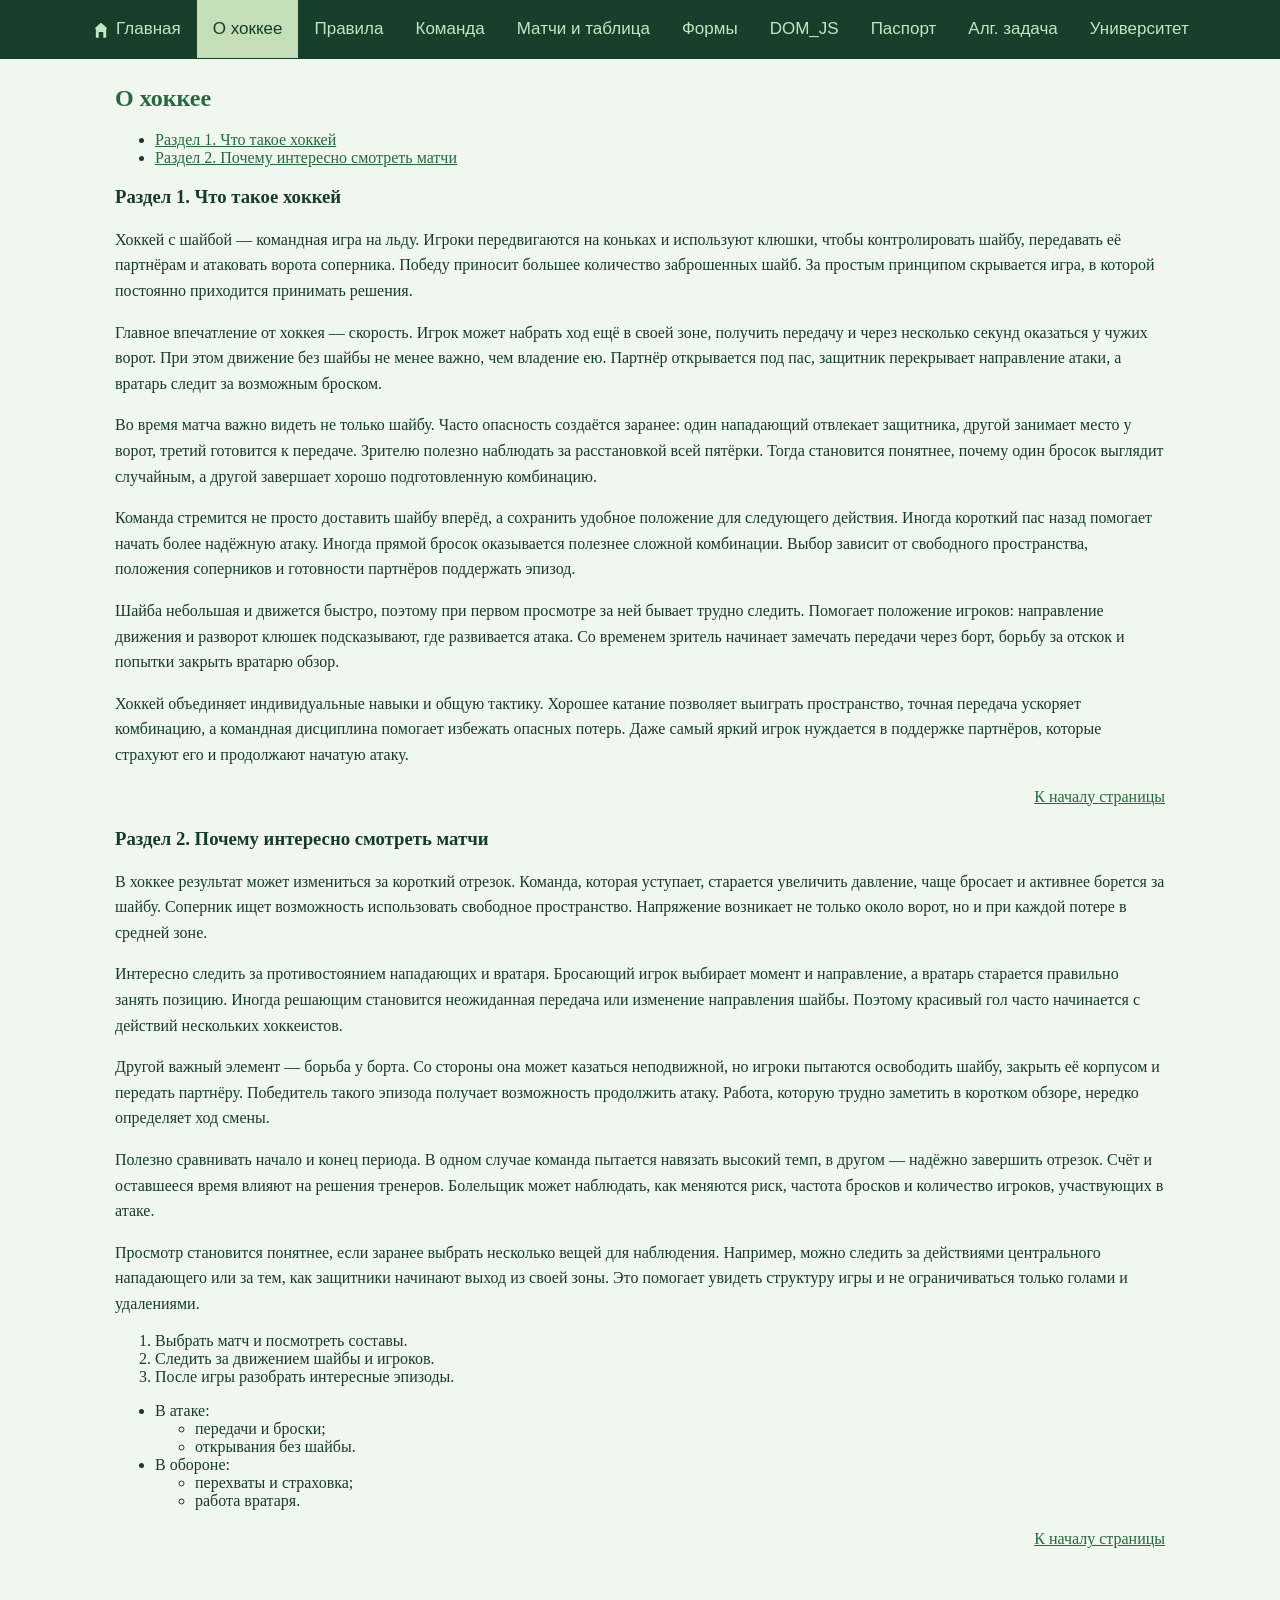
<file: html-basics.html>
<!DOCTYPE html>
<html lang="ru">
<head>
  <meta charset="UTF-8">
  <meta name="viewport" content="width=device-width, initial-scale=1.0">
  <title>О хоккее</title>
  <link rel="stylesheet" href="css/style.css">
</head>
<body>
<ul id="site-nav">
  <li><a href="index.html" target="_self"><img class="nav-icon" src="assets/images/home.svg" width="20" height="20" alt=""> Главная</a></li>
  <li><a href="html-basics.html#section1" target="_self" aria-current="page" title="Текущая страница">О хоккее</a></li>
  <li><a href="css-basics.html" target="_self">Правила</a></li>
  <li><a href="javascript-basics.html" target="_self">Команда</a></li>
  <li><a href="gallery.html" target="_self">Матчи и таблица</a></li>
  <li><a href="forms.html" target="_self">Формы</a></li>
  <li><a href="passport-dom.html" target="_self">DOM_JS</a></li>
  <li><a href="passport-change.html" target="_self">Паспорт</a></li>
  <li><a href="task-1006.html" target="_self">Алг. задача</a></li>
  <li><a href="https://www.hse.ru" target="_blank">Университет</a></li>
</ul>
<main>
<a id="top"><h2>О хоккее</h2></a>
<ul>
<li><a href="#section1">Раздел 1. Что такое хоккей</a></li>
<li><a href="#section2">Раздел 2. Почему интересно смотреть матчи</a></li>
</ul>
<h3 id="section1">Раздел 1. Что такое хоккей</h3>
<p>Хоккей с шайбой — командная игра на льду. Игроки передвигаются на коньках и используют клюшки, чтобы контролировать шайбу, передавать её партнёрам и атаковать ворота соперника. Победу приносит большее количество заброшенных шайб. За простым принципом скрывается игра, в которой постоянно приходится принимать решения.</p>
<p>Главное впечатление от хоккея — скорость. Игрок может набрать ход ещё в своей зоне, получить передачу и через несколько секунд оказаться у чужих ворот. При этом движение без шайбы не менее важно, чем владение ею. Партнёр открывается под пас, защитник перекрывает направление атаки, а вратарь следит за возможным броском.</p>
<p>Во время матча важно видеть не только шайбу. Часто опасность создаётся заранее: один нападающий отвлекает защитника, другой занимает место у ворот, третий готовится к передаче. Зрителю полезно наблюдать за расстановкой всей пятёрки. Тогда становится понятнее, почему один бросок выглядит случайным, а другой завершает хорошо подготовленную комбинацию.</p>
<p>Команда стремится не просто доставить шайбу вперёд, а сохранить удобное положение для следующего действия. Иногда короткий пас назад помогает начать более надёжную атаку. Иногда прямой бросок оказывается полезнее сложной комбинации. Выбор зависит от свободного пространства, положения соперников и готовности партнёров поддержать эпизод.</p>
<p>Шайба небольшая и движется быстро, поэтому при первом просмотре за ней бывает трудно следить. Помогает положение игроков: направление движения и разворот клюшек подсказывают, где развивается атака. Со временем зритель начинает замечать передачи через борт, борьбу за отскок и попытки закрыть вратарю обзор.</p>
<p>Хоккей объединяет индивидуальные навыки и общую тактику. Хорошее катание позволяет выиграть пространство, точная передача ускоряет комбинацию, а командная дисциплина помогает избежать опасных потерь. Даже самый яркий игрок нуждается в поддержке партнёров, которые страхуют его и продолжают начатую атаку.</p>
<p align="right"><a href="#top">К началу страницы</a></p>
<h3 id="section2">Раздел 2. Почему интересно смотреть матчи</h3>
<p>В хоккее результат может измениться за короткий отрезок. Команда, которая уступает, старается увеличить давление, чаще бросает и активнее борется за шайбу. Соперник ищет возможность использовать свободное пространство. Напряжение возникает не только около ворот, но и при каждой потере в средней зоне.</p>
<p>Интересно следить за противостоянием нападающих и вратаря. Бросающий игрок выбирает момент и направление, а вратарь старается правильно занять позицию. Иногда решающим становится неожиданная передача или изменение направления шайбы. Поэтому красивый гол часто начинается с действий нескольких хоккеистов.</p>
<p>Другой важный элемент — борьба у борта. Со стороны она может казаться неподвижной, но игроки пытаются освободить шайбу, закрыть её корпусом и передать партнёру. Победитель такого эпизода получает возможность продолжить атаку. Работа, которую трудно заметить в коротком обзоре, нередко определяет ход смены.</p>
<p>Полезно сравнивать начало и конец периода. В одном случае команда пытается навязать высокий темп, в другом — надёжно завершить отрезок. Счёт и оставшееся время влияют на решения тренеров. Болельщик может наблюдать, как меняются риск, частота бросков и количество игроков, участвующих в атаке.</p>
<p>Просмотр становится понятнее, если заранее выбрать несколько вещей для наблюдения. Например, можно следить за действиями центрального нападающего или за тем, как защитники начинают выход из своей зоны. Это помогает увидеть структуру игры и не ограничиваться только голами и удалениями.</p>
<ol><li>Выбрать матч и посмотреть составы.</li><li>Следить за движением шайбы и игроков.</li><li>После игры разобрать интересные эпизоды.</li></ol>
<ul><li>В атаке:<ul><li>передачи и броски;</li><li>открывания без шайбы.</li></ul></li><li>В обороне:<ul><li>перехваты и страховка;</li><li>работа вратаря.</li></ul></li></ul>
<p align="right"><a href="#top">К началу страницы</a></p>
</main>
</body>
</html>
</file>
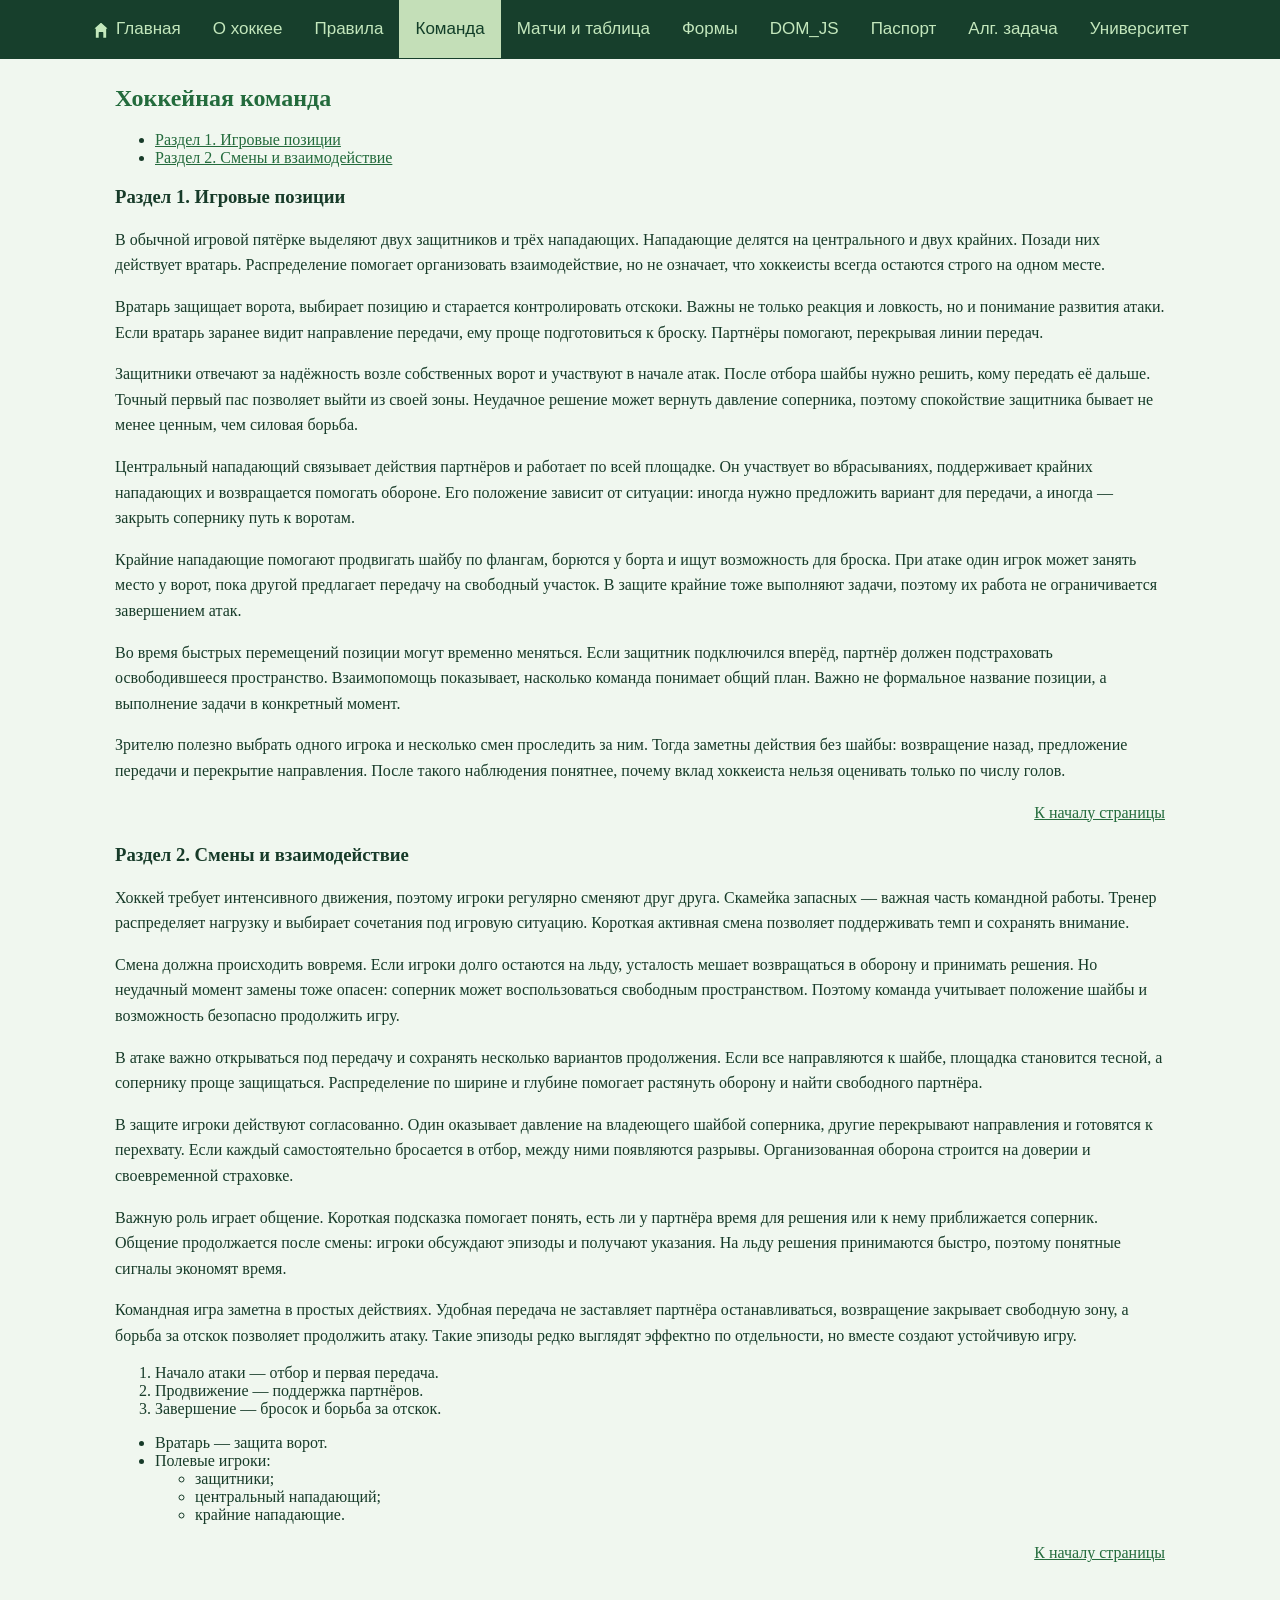
<file: javascript-basics.html>
<!DOCTYPE html>
<html lang="ru">
<head>
  <meta charset="UTF-8">
  <meta name="viewport" content="width=device-width, initial-scale=1.0">
  <title>Хоккейная команда</title>
  <link rel="stylesheet" href="css/style.css">
</head>
<body>
<ul id="site-nav">
  <li><a href="index.html" target="_self"><img class="nav-icon" src="assets/images/home.svg" width="20" height="20" alt=""> Главная</a></li>
  <li><a href="html-basics.html#section1" target="_self">О хоккее</a></li>
  <li><a href="css-basics.html" target="_self">Правила</a></li>
  <li><a href="javascript-basics.html" target="_self" aria-current="page" title="Текущая страница">Команда</a></li>
  <li><a href="gallery.html" target="_self">Матчи и таблица</a></li>
  <li><a href="forms.html" target="_self">Формы</a></li>
  <li><a href="passport-dom.html" target="_self">DOM_JS</a></li>
  <li><a href="passport-change.html" target="_self">Паспорт</a></li>
  <li><a href="task-1006.html" target="_self">Алг. задача</a></li>
  <li><a href="https://www.hse.ru" target="_blank">Университет</a></li>
</ul>
<main>
<a id="top"><h2>Хоккейная команда</h2></a>
<ul>
<li><a href="#section1">Раздел 1. Игровые позиции</a></li>
<li><a href="#section2">Раздел 2. Смены и взаимодействие</a></li>
</ul>
<h3 id="section1">Раздел 1. Игровые позиции</h3>
<p>В обычной игровой пятёрке выделяют двух защитников и трёх нападающих. Нападающие делятся на центрального и двух крайних. Позади них действует вратарь. Распределение помогает организовать взаимодействие, но не означает, что хоккеисты всегда остаются строго на одном месте.</p>
<p>Вратарь защищает ворота, выбирает позицию и старается контролировать отскоки. Важны не только реакция и ловкость, но и понимание развития атаки. Если вратарь заранее видит направление передачи, ему проще подготовиться к броску. Партнёры помогают, перекрывая линии передач.</p>
<p>Защитники отвечают за надёжность возле собственных ворот и участвуют в начале атак. После отбора шайбы нужно решить, кому передать её дальше. Точный первый пас позволяет выйти из своей зоны. Неудачное решение может вернуть давление соперника, поэтому спокойствие защитника бывает не менее ценным, чем силовая борьба.</p>
<p>Центральный нападающий связывает действия партнёров и работает по всей площадке. Он участвует во вбрасываниях, поддерживает крайних нападающих и возвращается помогать обороне. Его положение зависит от ситуации: иногда нужно предложить вариант для передачи, а иногда — закрыть сопернику путь к воротам.</p>
<p>Крайние нападающие помогают продвигать шайбу по флангам, борются у борта и ищут возможность для броска. При атаке один игрок может занять место у ворот, пока другой предлагает передачу на свободный участок. В защите крайние тоже выполняют задачи, поэтому их работа не ограничивается завершением атак.</p>
<p>Во время быстрых перемещений позиции могут временно меняться. Если защитник подключился вперёд, партнёр должен подстраховать освободившееся пространство. Взаимопомощь показывает, насколько команда понимает общий план. Важно не формальное название позиции, а выполнение задачи в конкретный момент.</p>
<p>Зрителю полезно выбрать одного игрока и несколько смен проследить за ним. Тогда заметны действия без шайбы: возвращение назад, предложение передачи и перекрытие направления. После такого наблюдения понятнее, почему вклад хоккеиста нельзя оценивать только по числу голов.</p>
<p align="right"><a href="#top">К началу страницы</a></p>
<h3 id="section2">Раздел 2. Смены и взаимодействие</h3>
<p>Хоккей требует интенсивного движения, поэтому игроки регулярно сменяют друг друга. Скамейка запасных — важная часть командной работы. Тренер распределяет нагрузку и выбирает сочетания под игровую ситуацию. Короткая активная смена позволяет поддерживать темп и сохранять внимание.</p>
<p>Смена должна происходить вовремя. Если игроки долго остаются на льду, усталость мешает возвращаться в оборону и принимать решения. Но неудачный момент замены тоже опасен: соперник может воспользоваться свободным пространством. Поэтому команда учитывает положение шайбы и возможность безопасно продолжить игру.</p>
<p>В атаке важно открываться под передачу и сохранять несколько вариантов продолжения. Если все направляются к шайбе, площадка становится тесной, а сопернику проще защищаться. Распределение по ширине и глубине помогает растянуть оборону и найти свободного партнёра.</p>
<p>В защите игроки действуют согласованно. Один оказывает давление на владеющего шайбой соперника, другие перекрывают направления и готовятся к перехвату. Если каждый самостоятельно бросается в отбор, между ними появляются разрывы. Организованная оборона строится на доверии и своевременной страховке.</p>
<p>Важную роль играет общение. Короткая подсказка помогает понять, есть ли у партнёра время для решения или к нему приближается соперник. Общение продолжается после смены: игроки обсуждают эпизоды и получают указания. На льду решения принимаются быстро, поэтому понятные сигналы экономят время.</p>
<p>Командная игра заметна в простых действиях. Удобная передача не заставляет партнёра останавливаться, возвращение закрывает свободную зону, а борьба за отскок позволяет продолжить атаку. Такие эпизоды редко выглядят эффектно по отдельности, но вместе создают устойчивую игру.</p>
<ol><li>Начало атаки — отбор и первая передача.</li><li>Продвижение — поддержка партнёров.</li><li>Завершение — бросок и борьба за отскок.</li></ol>
<ul><li>Вратарь — защита ворот.</li><li>Полевые игроки:<ul><li>защитники;</li><li>центральный нападающий;</li><li>крайние нападающие.</li></ul></li></ul>
<p align="right"><a href="#top">К началу страницы</a></p>
</main>
</body>
</html>
</file>
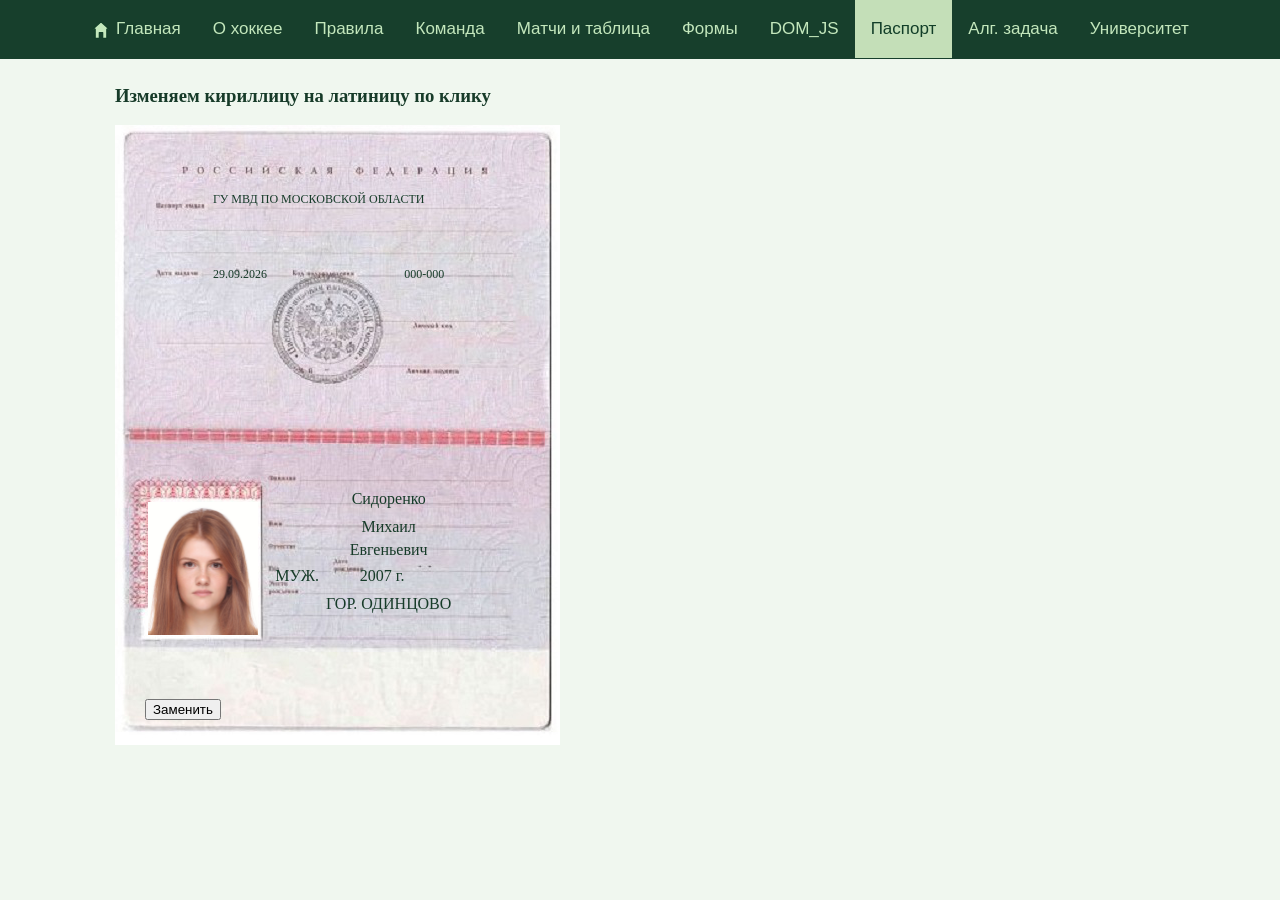
<file: passport-change.html>
<!DOCTYPE html>
<html lang="ru">
<head>
  <meta charset="UTF-8">
  <meta name="viewport" content="width=device-width, initial-scale=1.0">
  <title>Изменяем кириллицу на латиницу по клику</title>
  <link rel="stylesheet" href="css/style.css">
</head>
<body>

<ul id="site-nav">
  <li><a href="index.html" target="_self"><img class="nav-icon" src="assets/images/home.svg" width="20" height="20" alt=""> Главная</a></li>
  <li><a href="hockey.html#section1" target="_self">О хоккее</a></li>
  <li><a href="hockey-rules.html" target="_self">Правила</a></li>
  <li><a href="hockey-team.html" target="_self">Команда</a></li>
  <li><a href="hockey-matches.html" target="_self">Матчи и таблица</a></li>
  <li><a href="forms.html" target="_self">Формы</a></li>
  <li><a href="passport-dom.html" target="_self">DOM_JS</a></li>
  <li><a href="passport-change.html" target="_self" aria-current="page" title="Текущая страница">Паспорт</a></li>
  <li><a href="task-1006.html" target="_self">Алг. задача</a></li>
  <li><a href="https://www.hse.ru" target="_blank">Университет</a></li>
</ul>
<main>

<h3>Изменяем кириллицу на латиницу по клику</h3>

<div class="passport-layout">
  <p class="passport-issuer" data-en="MAIN DIRECTORATE OF THE MIA FOR MOSCOW REGION">ГУ МВД ПО МОСКОВСКОЙ ОБЛАСТИ</p>
  <p class="passport-date">29.09.2026</p>
  <span class="passport-code">000-000</span>
  <p class="passport-surname"><span id="surname" data-en="Sidorenko">Сидоренко</span></p>
  <p class="passport-name"><span id="name" data-en="Mikhail">Михаил</span></p>
  <p class="passport-patronymic" data-en="Evgenyevich">Евгеньевич</p>
  <p class="passport-sex" data-en="MALE">МУЖ.</p>
  <p class="passport-birth"><span id="birth-year" data-en="2007 year">2007 г.</span></p>
  <p class="passport-place" data-en="ODINTSOVO">ГОР. ОДИНЦОВО</p>
  <img class="passport-photo" src="assets/images/passport-photo.jpg" alt="Учебное фото из примера преподавателя">
  <button class="passport-button" id="change-language" type="button">Заменить</button>
</div>

<script src="js/passport-change.js"></script>
</main>
</body>
</html>
</file>
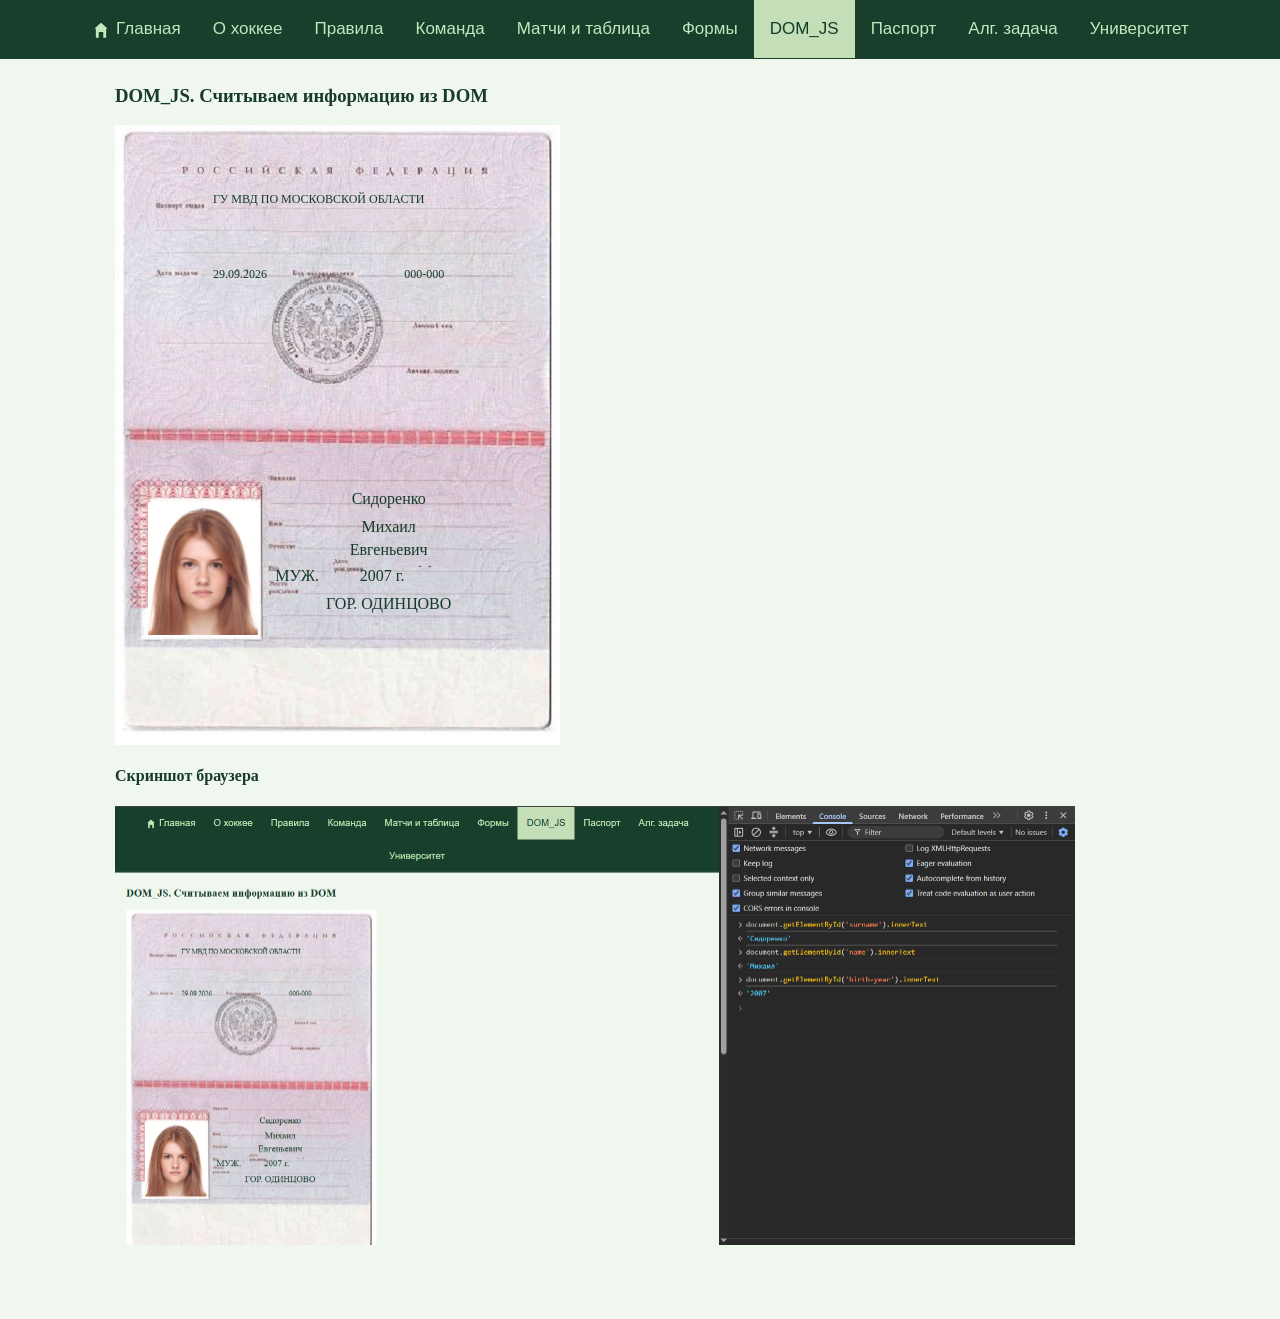
<file: passport-dom.html>
<!DOCTYPE html>
<html lang="ru">
<head>
  <meta charset="UTF-8">
  <meta name="viewport" content="width=device-width, initial-scale=1.0">
  <title>DOM_JS. Считываем информацию из DOM</title>
  <link rel="stylesheet" href="css/style.css">
</head>
<body>

<ul id="site-nav">
  <li><a href="index.html" target="_self"><img class="nav-icon" src="assets/images/home.svg" width="20" height="20" alt=""> Главная</a></li>
  <li><a href="hockey.html#section1" target="_self">О хоккее</a></li>
  <li><a href="hockey-rules.html" target="_self">Правила</a></li>
  <li><a href="hockey-team.html" target="_self">Команда</a></li>
  <li><a href="hockey-matches.html" target="_self">Матчи и таблица</a></li>
  <li><a href="forms.html" target="_self">Формы</a></li>
  <li><a href="passport-dom.html" target="_self" aria-current="page" title="Текущая страница">DOM_JS</a></li>
  <li><a href="passport-change.html" target="_self">Паспорт</a></li>
  <li><a href="task-1006.html" target="_self">Алг. задача</a></li>
  <li><a href="https://www.hse.ru" target="_blank">Университет</a></li>
</ul>
<main>

<h3>DOM_JS. Считываем информацию из DOM</h3>

<div class="passport-layout">
  <p class="passport-issuer">ГУ МВД ПО МОСКОВСКОЙ ОБЛАСТИ</p>
  <p class="passport-date">29.09.2026</p>
  <span class="passport-code">000-000</span>
  <p class="passport-surname">
    <span id="surname">Сидоренко</span>
  </p>
  <p class="passport-name">
    <span id="name">Михаил</span>
  </p>
  <p class="passport-patronymic">Евгеньевич</p>
  <p class="passport-sex">МУЖ.</p>
  <p class="passport-birth">
    <span id="birth-year">2007</span> г.
  </p>
  <p class="passport-place">ГОР. ОДИНЦОВО</p>
  <img class="passport-photo" src="assets/images/passport-photo.jpg" alt="Учебное фото из примера преподавателя">
</div>

<h4>Скриншот браузера</h4>
<p><a href="assets/images/passport-dom-screenshot.png" target="_blank"><img src="assets/images/passport-dom-screenshot.png" width="960" style="max-width: 100%; height: auto;" alt="Скриншот паспорта и консоли браузера с полученными из DOM фамилией, именем и годом рождения"></a></p>
</main>
</body>
</html>
</file>
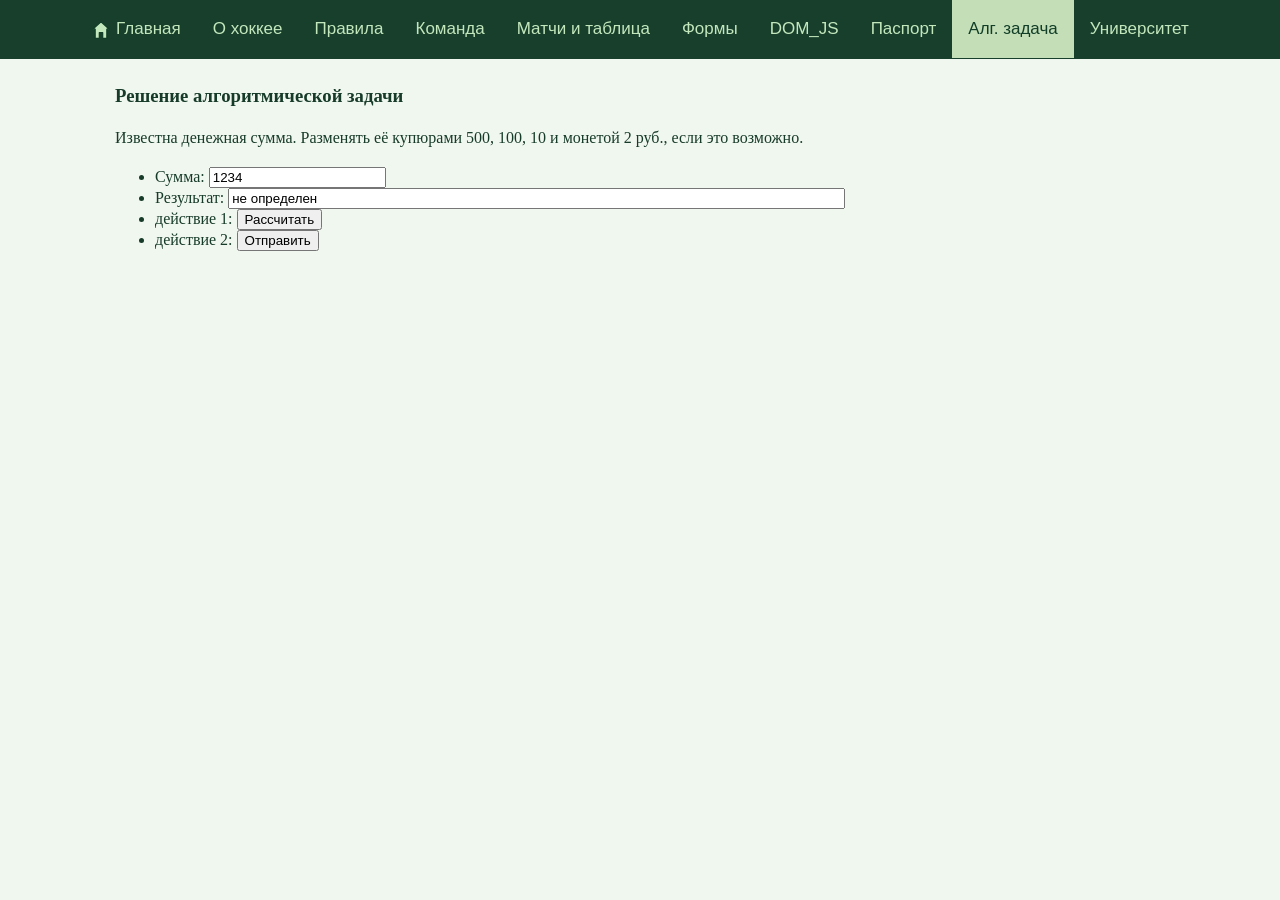
<file: task-1006.html>
<!DOCTYPE html>
<html lang="ru">
<head>
  <meta charset="UTF-8">
  <meta name="viewport" content="width=device-width, initial-scale=1.0">
  <title>Решение алгоритмической задачи</title>
  <link rel="stylesheet" href="css/style.css">
</head>
<body>

<ul id="site-nav">
  <li><a href="index.html" target="_self"><img class="nav-icon" src="assets/images/home.svg" width="20" height="20" alt=""> Главная</a></li>
  <li><a href="hockey.html#section1" target="_self">О хоккее</a></li>
  <li><a href="hockey-rules.html" target="_self">Правила</a></li>
  <li><a href="hockey-team.html" target="_self">Команда</a></li>
  <li><a href="hockey-matches.html" target="_self">Матчи и таблица</a></li>
  <li><a href="forms.html" target="_self">Формы</a></li>
  <li><a href="passport-dom.html" target="_self">DOM_JS</a></li>
  <li><a href="passport-change.html" target="_self">Паспорт</a></li>
  <li><a href="task-1006.html" target="_self" aria-current="page" title="Текущая страница">Алг. задача</a></li>
  <li><a href="https://www.hse.ru" target="_blank">Университет</a></li>
</ul>
<main>

<h3>Решение алгоритмической задачи</h3>

<p>Известна денежная сумма. Разменять её купюрами 500, 100, 10 и монетой 2 руб., если это возможно.</p>

<form action="https://www.bing.com/search" id="UserEnter" name="UserEnter" method="get" target="_blank">
  <input type="hidden" name="q" value="Задача 1006">
  <input type="hidden" name="task_number" value="1006">
  <input type="hidden" name="formulation" value="Известна денежная сумма. Разменять её купюрами 500, 100, 10 и монетой 2 руб., если это возможно.">
  <ul>
    <li>Сумма: <input id="amount" name="amount" type="number" value="1234" step="any"></li>
    <li>Результат: <input id="result" name="result" type="text" value="не определен" size="75"></li>
    <li>действие 1: <input id="calculate" type="button" value="Рассчитать"></li>
    <li>действие 2: <input id="send-task" type="button" value="Отправить"></li>
  </ul>
</form>

<script src="js/task-1006.js"></script>
</main>
</body>
</html>
</file>
<file: css/style.css>
body {
  margin: 0;
  color: #173b29;
  background: #f0f7ef;
}

#site-nav {
  display: flex;
  flex-wrap: wrap;
  justify-content: center;
  margin: 0;
  padding: 0 12px;
  list-style: none;
  background: #173f2c;
  font: 17px Arial, sans-serif;
}

#site-nav a {
  display: block;
  padding: 19px 16px;
  color: #c3e7bc;
  text-decoration: none;
}

#site-nav a:hover,
#site-nav a:focus-visible {
  color: white;
  background: #2f6746;
}

#site-nav a[aria-current="page"] {
  color: #123e28;
  background: #c4dfb8;
}

main {
  max-width: 1050px;
  margin: 26px auto;
  padding: 0 20px 24px;
}

main > p {
  line-height: 1.6;
}

a { color: #236b3c; }

[id] { scroll-margin-top: 16px; }

.table-scroll { overflow-x: auto; }

table { max-width: 100%; border-color: #719b73; }

table th, table td { border-color: #719b73; }

table th { background-color: #dcebd6; }

table img { max-width: 100%; height: auto; }

@media (max-width: 600px) {
  #site-nav { justify-content: flex-start; font-size: 15px; }
  #site-nav a { padding: 14px 12px; }
  main { padding: 0 12px 20px; }
  textarea { max-width: 100%; box-sizing: border-box; }
}

.passport-layout {
  position: relative;
  width: 445px;
  max-width: 100%;
  aspect-ratio: 445 / 620;
  background-image: url("../assets/images/passport-template.png");
  background-position: left top;
  background-repeat: no-repeat;
  background-size: 100% 100%;
  container-type: inline-size;
}

.passport-layout p {
  position: absolute;
  margin: 0;
  font-size: 16px;
  line-height: 1;
  white-space: nowrap;
}

@supports (font-size: 3cqi) {
  .passport-layout p {
    font-size: 3.6cqi;
  }
}

.passport-issuer {
  left: 22%;
  top: 11%;
  max-width: 70%;
  white-space: normal !important;
  font-size: 12px !important;
}

.passport-date {
  left: 22%;
  top: 23%;
  font-size: 12px !important;
}

.passport-code {
  position: absolute;
  left: 65%;
  top: 23%;
  font-size: 12px !important;
  line-height: 1;
  white-space: nowrap;
}

.passport-surname { left: 34%; top: 59%; width: 55%; text-align: center; }
.passport-name { left: 34%; top: 63.5%; width: 55%; text-align: center; }
.passport-patronymic { left: 34%; top: 67.2%; width: 55%; text-align: center; }
.passport-sex { left: 36%; top: 71.4%; }
.passport-birth { left: 55%; top: 71.4%; }
.passport-place { left: 34%; top: 76%; width: 55%; text-align: center; }

.passport-photo {
  position: absolute;
  left: 7.4%;
  top: 60.8%;
  width: 24.7%;
  height: 21.5%;
  object-fit: cover;
}

.passport-button {
  position: absolute;
  left: 30px;
  bottom: 25px;
}

@media (max-width: 470px) {
  .passport-button {
    left: 7%;
    bottom: 4%;
  }
}

.nav-icon {
  vertical-align: middle;
}
</file>
